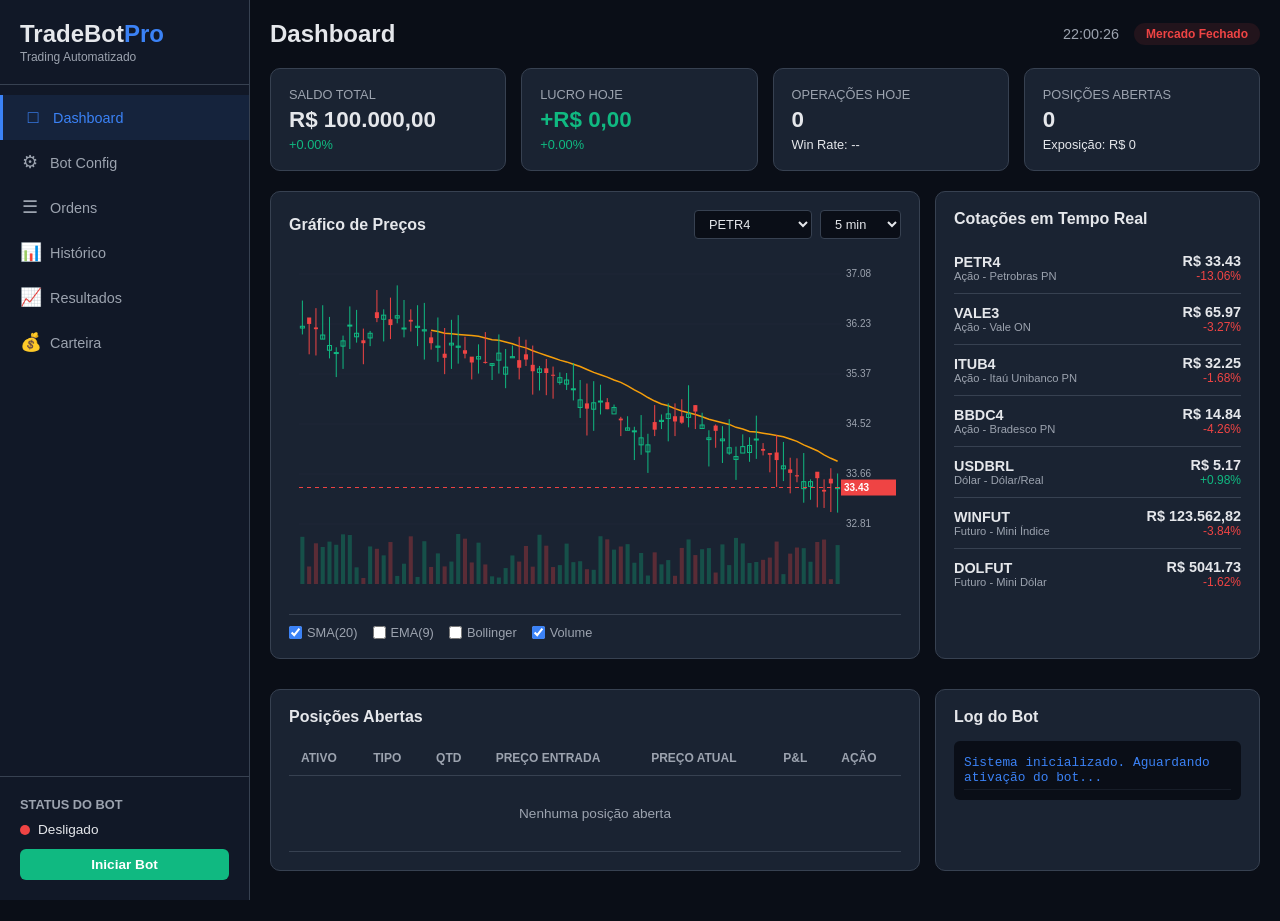
<file: index.html>
<!DOCTYPE html>
<html lang="pt-BR">
<head>
    <meta charset="UTF-8">
    <meta name="viewport" content="width=device-width, initial-scale=1.0">
    <title>TradeBot Pro - Plataforma de Trading Automatizado</title>
    <link rel="stylesheet" href="css/styles.css">
    <link rel="stylesheet" href="css/dashboard.css">
    <link rel="stylesheet" href="css/chart.css">
</head>
<body>
    <nav class="sidebar">
        <div class="sidebar-header">
            <h1 class="logo">TradeBot<span>Pro</span></h1>
            <p class="logo-sub">Trading Automatizado</p>
        </div>
        <ul class="nav-menu">
            <li class="nav-item active" data-section="dashboard">
                <span class="nav-icon">&#9633;</span> Dashboard
            </li>
            <li class="nav-item" data-section="bot">
                <span class="nav-icon">&#9881;</span> Bot Config
            </li>
            <li class="nav-item" data-section="orders">
                <span class="nav-icon">&#9776;</span> Ordens
            </li>
            <li class="nav-item" data-section="history">
                <span class="nav-icon">&#128202;</span> Histórico
            </li>
            <li class="nav-item" data-section="results">
                <span class="nav-icon">&#128200;</span> Resultados
            </li>
            <li class="nav-item" data-section="wallet">
                <span class="nav-icon">&#128176;</span> Carteira
            </li>
        </ul>
        <div class="bot-status-panel">
            <h3>Status do Bot</h3>
            <div class="bot-indicator" id="botIndicator">
                <span class="dot offline"></span>
                <span class="status-text">Desligado</span>
            </div>
            <button class="btn btn-start" id="btnToggleBot">Iniciar Bot</button>
        </div>
    </nav>

    <main class="main-content">
        <!-- Dashboard Section -->
        <section class="section active" id="section-dashboard">
            <header class="section-header">
                <h2>Dashboard</h2>
                <div class="header-actions">
                    <span class="clock" id="clock"></span>
                    <span class="market-status" id="marketStatus">Mercado Fechado</span>
                </div>
            </header>

            <div class="stats-grid">
                <div class="stat-card">
                    <p class="stat-label">Saldo Total</p>
                    <p class="stat-value" id="totalBalance">R$ 100.000,00</p>
                    <p class="stat-change positive" id="balanceChange">+0,00%</p>
                </div>
                <div class="stat-card">
                    <p class="stat-label">Lucro Hoje</p>
                    <p class="stat-value" id="todayProfit">R$ 0,00</p>
                    <p class="stat-change" id="profitChange">0,00%</p>
                </div>
                <div class="stat-card">
                    <p class="stat-label">Operações Hoje</p>
                    <p class="stat-value" id="todayTrades">0</p>
                    <p class="stat-change" id="winRate">Win Rate: --</p>
                </div>
                <div class="stat-card">
                    <p class="stat-label">Posições Abertas</p>
                    <p class="stat-value" id="openPositions">0</p>
                    <p class="stat-change" id="exposure">Exposição: R$ 0</p>
                </div>
            </div>

            <div class="dashboard-grid">
                <div class="card chart-card">
                    <div class="card-header">
                        <h3>Gráfico de Preços</h3>
                        <div class="chart-controls">
                            <select id="chartAsset">
                                <option value="PETR4">PETR4</option>
                                <option value="VALE3">VALE3</option>
                                <option value="ITUB4">ITUB4</option>
                                <option value="BBDC4">BBDC4</option>
                                <option value="USDBRL">USD/BRL</option>
                                <option value="WINFUT">WIN (Futuro)</option>
                                <option value="DOLFUT">DOL (Futuro)</option>
                            </select>
                            <select id="chartTimeframe">
                                <option value="1m">1 min</option>
                                <option value="5m" selected>5 min</option>
                                <option value="15m">15 min</option>
                                <option value="1h">1 hora</option>
                                <option value="1d">Diário</option>
                            </select>
                        </div>
                    </div>
                    <div class="chart-container">
                        <canvas id="priceChart"></canvas>
                    </div>
                    <div class="chart-indicators">
                        <label><input type="checkbox" id="showSMA" checked> SMA(20)</label>
                        <label><input type="checkbox" id="showEMA"> EMA(9)</label>
                        <label><input type="checkbox" id="showBollinger"> Bollinger</label>
                        <label><input type="checkbox" id="showVolume" checked> Volume</label>
                    </div>
                </div>

                <div class="card market-card">
                    <div class="card-header">
                        <h3>Cotações em Tempo Real</h3>
                    </div>
                    <div class="market-list" id="marketList">
                        <!-- Populated by JS -->
                    </div>
                </div>
            </div>

            <div class="dashboard-grid">
                <div class="card">
                    <div class="card-header">
                        <h3>Posições Abertas</h3>
                    </div>
                    <table class="data-table">
                        <thead>
                            <tr>
                                <th>Ativo</th>
                                <th>Tipo</th>
                                <th>Qtd</th>
                                <th>Preço Entrada</th>
                                <th>Preço Atual</th>
                                <th>P&L</th>
                                <th>Ação</th>
                            </tr>
                        </thead>
                        <tbody id="positionsTable">
                            <tr class="empty-row"><td colspan="7">Nenhuma posição aberta</td></tr>
                        </tbody>
                    </table>
                </div>

                <div class="card">
                    <div class="card-header">
                        <h3>Log do Bot</h3>
                    </div>
                    <div class="bot-log" id="botLog">
                        <div class="log-entry info">Sistema inicializado. Aguardando ativação do bot...</div>
                    </div>
                </div>
            </div>
        </section>

        <!-- Bot Config Section -->
        <section class="section" id="section-bot">
            <header class="section-header">
                <h2>Configuração do Bot</h2>
            </header>

            <div class="config-grid">
                <div class="card">
                    <div class="card-header"><h3>Estratégia de Trading</h3></div>
                    <div class="form-group">
                        <label>Estratégia Principal</label>
                        <select id="strategy">
                            <option value="sma_crossover">Cruzamento de Médias (SMA)</option>
                            <option value="rsi_reversal">Reversão por RSI</option>
                            <option value="bollinger_breakout">Rompimento de Bollinger</option>
                            <option value="macd_signal">Sinal MACD</option>
                            <option value="scalping">Scalping (Momentum)</option>
                        </select>
                    </div>
                    <div class="form-group">
                        <label>Ativos Monitorados</label>
                        <div class="checkbox-group" id="watchedAssets">
                            <label><input type="checkbox" value="PETR4" checked> PETR4</label>
                            <label><input type="checkbox" value="VALE3" checked> VALE3</label>
                            <label><input type="checkbox" value="ITUB4"> ITUB4</label>
                            <label><input type="checkbox" value="BBDC4"> BBDC4</label>
                            <label><input type="checkbox" value="USDBRL" checked> USD/BRL</label>
                            <label><input type="checkbox" value="WINFUT"> WIN Futuro</label>
                            <label><input type="checkbox" value="DOLFUT"> DOL Futuro</label>
                        </div>
                    </div>
                    <div class="form-group">
                        <label>Mercados</label>
                        <div class="checkbox-group" id="markets">
                            <label><input type="checkbox" value="acoes" checked> Ações</label>
                            <label><input type="checkbox" value="opcoes"> Opções</label>
                            <label><input type="checkbox" value="dolar" checked> Dólar</label>
                            <label><input type="checkbox" value="futuros"> Futuros</label>
                        </div>
                    </div>
                </div>

                <div class="card">
                    <div class="card-header"><h3>Gerenciamento de Risco</h3></div>
                    <div class="form-group">
                        <label>Capital por Operação (%)</label>
                        <input type="number" id="capitalPerTrade" value="5" min="1" max="100">
                    </div>
                    <div class="form-group">
                        <label>Stop Loss (%)</label>
                        <input type="number" id="stopLoss" value="2" min="0.1" max="50" step="0.1">
                    </div>
                    <div class="form-group">
                        <label>Take Profit (%)</label>
                        <input type="number" id="takeProfit" value="4" min="0.1" max="100" step="0.1">
                    </div>
                    <div class="form-group">
                        <label>Máximo de Operações por Dia</label>
                        <input type="number" id="maxDailyTrades" value="10" min="1" max="100">
                    </div>
                    <div class="form-group">
                        <label>Perda Máxima Diária (R$)</label>
                        <input type="number" id="maxDailyLoss" value="2000" min="100" step="100">
                    </div>
                    <div class="form-group">
                        <label>Trailing Stop</label>
                        <select id="trailingStop">
                            <option value="none">Desativado</option>
                            <option value="fixed">Fixo (1%)</option>
                            <option value="atr">Baseado em ATR</option>
                        </select>
                    </div>
                </div>

                <div class="card">
                    <div class="card-header"><h3>Parâmetros Técnicos</h3></div>
                    <div class="form-group">
                        <label>Período SMA Curta</label>
                        <input type="number" id="smaShort" value="9" min="2" max="50">
                    </div>
                    <div class="form-group">
                        <label>Período SMA Longa</label>
                        <input type="number" id="smaLong" value="21" min="5" max="200">
                    </div>
                    <div class="form-group">
                        <label>Período RSI</label>
                        <input type="number" id="rsiPeriod" value="14" min="2" max="50">
                    </div>
                    <div class="form-group">
                        <label>RSI Sobrecomprado</label>
                        <input type="number" id="rsiOverbought" value="70" min="50" max="95">
                    </div>
                    <div class="form-group">
                        <label>RSI Sobrevendido</label>
                        <input type="number" id="rsiOversold" value="30" min="5" max="50">
                    </div>
                    <div class="form-group">
                        <button class="btn btn-primary" id="btnSaveConfig">Salvar Configurações</button>
                        <button class="btn btn-secondary" id="btnResetConfig">Resetar Padrões</button>
                    </div>
                </div>
            </div>
        </section>

        <!-- Orders Section -->
        <section class="section" id="section-orders">
            <header class="section-header">
                <h2>Ordens</h2>
                <button class="btn btn-primary" id="btnNewOrder">Nova Ordem Manual</button>
            </header>

            <div class="card">
                <div class="card-header"><h3>Ordens Pendentes</h3></div>
                <table class="data-table">
                    <thead>
                        <tr>
                            <th>ID</th>
                            <th>Ativo</th>
                            <th>Tipo</th>
                            <th>Lado</th>
                            <th>Quantidade</th>
                            <th>Preço</th>
                            <th>Status</th>
                            <th>Ação</th>
                        </tr>
                    </thead>
                    <tbody id="pendingOrders">
                        <tr class="empty-row"><td colspan="8">Nenhuma ordem pendente</td></tr>
                    </tbody>
                </table>
            </div>

            <div class="card">
                <div class="card-header"><h3>Ordens Executadas Hoje</h3></div>
                <table class="data-table">
                    <thead>
                        <tr>
                            <th>ID</th>
                            <th>Hora</th>
                            <th>Ativo</th>
                            <th>Lado</th>
                            <th>Quantidade</th>
                            <th>Preço</th>
                            <th>Resultado</th>
                        </tr>
                    </thead>
                    <tbody id="executedOrders">
                        <tr class="empty-row"><td colspan="7">Nenhuma ordem executada hoje</td></tr>
                    </tbody>
                </table>
            </div>

            <!-- Manual Order Modal -->
            <div class="modal" id="orderModal">
                <div class="modal-content">
                    <div class="modal-header">
                        <h3>Nova Ordem Manual</h3>
                        <button class="modal-close" id="closeOrderModal">&times;</button>
                    </div>
                    <div class="form-group">
                        <label>Ativo</label>
                        <select id="orderAsset">
                            <option value="PETR4">PETR4</option>
                            <option value="VALE3">VALE3</option>
                            <option value="ITUB4">ITUB4</option>
                            <option value="BBDC4">BBDC4</option>
                            <option value="USDBRL">USD/BRL</option>
                            <option value="WINFUT">WIN Futuro</option>
                            <option value="DOLFUT">DOL Futuro</option>
                        </select>
                    </div>
                    <div class="form-group">
                        <label>Lado</label>
                        <select id="orderSide">
                            <option value="buy">Compra</option>
                            <option value="sell">Venda</option>
                        </select>
                    </div>
                    <div class="form-group">
                        <label>Tipo</label>
                        <select id="orderType">
                            <option value="market">A Mercado</option>
                            <option value="limit">Limitada</option>
                            <option value="stop">Stop</option>
                        </select>
                    </div>
                    <div class="form-group">
                        <label>Quantidade</label>
                        <input type="number" id="orderQty" value="100" min="1">
                    </div>
                    <div class="form-group" id="orderPriceGroup">
                        <label>Preço</label>
                        <input type="number" id="orderPrice" step="0.01">
                    </div>
                    <button class="btn btn-primary" id="btnSubmitOrder">Enviar Ordem</button>
                </div>
            </div>
        </section>

        <!-- History Section -->
        <section class="section" id="section-history">
            <header class="section-header">
                <h2>Histórico de Operações</h2>
                <div class="header-actions">
                    <select id="historyPeriod">
                        <option value="today">Hoje</option>
                        <option value="week">Última Semana</option>
                        <option value="month" selected>Último Mês</option>
                        <option value="all">Todo Período</option>
                    </select>
                </div>
            </header>

            <div class="stats-grid">
                <div class="stat-card">
                    <p class="stat-label">Total de Operações</p>
                    <p class="stat-value" id="histTotalTrades">0</p>
                </div>
                <div class="stat-card">
                    <p class="stat-label">Lucro Total</p>
                    <p class="stat-value" id="histTotalProfit">R$ 0,00</p>
                </div>
                <div class="stat-card">
                    <p class="stat-label">Win Rate</p>
                    <p class="stat-value" id="histWinRate">--</p>
                </div>
                <div class="stat-card">
                    <p class="stat-label">Sharpe Ratio</p>
                    <p class="stat-value" id="histSharpe">--</p>
                </div>
            </div>

            <div class="card">
                <div class="card-header"><h3>Curva de Equity</h3></div>
                <div class="chart-container">
                    <canvas id="equityChart"></canvas>
                </div>
            </div>

            <div class="card">
                <div class="card-header"><h3>Todas as Operações</h3></div>
                <table class="data-table">
                    <thead>
                        <tr>
                            <th>Data</th>
                            <th>Ativo</th>
                            <th>Lado</th>
                            <th>Entrada</th>
                            <th>Saída</th>
                            <th>Qtd</th>
                            <th>P&L</th>
                            <th>Estratégia</th>
                        </tr>
                    </thead>
                    <tbody id="historyTable">
                        <tr class="empty-row"><td colspan="8">Nenhuma operação registrada</td></tr>
                    </tbody>
                </table>
            </div>
        </section>

        <!-- Results Section -->
        <section class="section" id="section-results">
            <header class="section-header">
                <h2>Resultados por Trade</h2>
                <div class="header-actions">
                    <select id="resultsFilter">
                        <option value="all">Todos</option>
                        <option value="wins">Somente Ganhos</option>
                        <option value="losses">Somente Perdas</option>
                    </select>
                    <select id="resultsAssetFilter">
                        <option value="all">Todos os Ativos</option>
                        <option value="PETR4">PETR4</option>
                        <option value="VALE3">VALE3</option>
                        <option value="ITUB4">ITUB4</option>
                        <option value="BBDC4">BBDC4</option>
                        <option value="USDBRL">USD/BRL</option>
                        <option value="WINFUT">WIN</option>
                        <option value="DOLFUT">DOL</option>
                    </select>
                </div>
            </header>

            <div class="stats-grid">
                <div class="stat-card">
                    <p class="stat-label">Total de Trades</p>
                    <p class="stat-value" id="resTotalTrades">0</p>
                    <p class="stat-change" id="resWinLoss">0 ganhos / 0 perdas</p>
                </div>
                <div class="stat-card">
                    <p class="stat-label">Resultado Líquido</p>
                    <p class="stat-value" id="resNetProfit">R$ 0,00</p>
                    <p class="stat-change" id="resProfitFactor">Fator de Lucro: --</p>
                </div>
                <div class="stat-card">
                    <p class="stat-label">Melhor Trade</p>
                    <p class="stat-value pl-positive" id="resBestTrade">--</p>
                    <p class="stat-change" id="resBestTradeInfo">--</p>
                </div>
                <div class="stat-card">
                    <p class="stat-label">Pior Trade</p>
                    <p class="stat-value pl-negative" id="resWorstTrade">--</p>
                    <p class="stat-change" id="resWorstTradeInfo">--</p>
                </div>
            </div>

            <div class="stats-grid" style="margin-top: 0;">
                <div class="stat-card">
                    <p class="stat-label">Ganho Médio</p>
                    <p class="stat-value pl-positive" id="resAvgWin">--</p>
                </div>
                <div class="stat-card">
                    <p class="stat-label">Perda Média</p>
                    <p class="stat-value pl-negative" id="resAvgLoss">--</p>
                </div>
                <div class="stat-card">
                    <p class="stat-label">Maior Sequência de Ganhos</p>
                    <p class="stat-value" id="resWinStreak">0</p>
                </div>
                <div class="stat-card">
                    <p class="stat-label">Maior Sequência de Perdas</p>
                    <p class="stat-value" id="resLossStreak">0</p>
                </div>
            </div>

            <div class="card">
                <div class="card-header"><h3>P&L por Trade</h3></div>
                <div class="chart-container">
                    <canvas id="tradePnlChart"></canvas>
                </div>
            </div>

            <div class="card">
                <div class="card-header"><h3>Detalhamento dos Trades</h3></div>
                <table class="data-table">
                    <thead>
                        <tr>
                            <th>#</th>
                            <th>Data/Hora</th>
                            <th>Ativo</th>
                            <th>Lado</th>
                            <th>Entrada</th>
                            <th>Saída</th>
                            <th>Qtd</th>
                            <th>P&L (R$)</th>
                            <th>P&L (%)</th>
                            <th>Motivo</th>
                            <th>Estratégia</th>
                        </tr>
                    </thead>
                    <tbody id="resultsTable">
                        <tr class="empty-row"><td colspan="11">Nenhum trade finalizado ainda</td></tr>
                    </tbody>
                </table>
            </div>
        </section>

        <!-- Wallet Section -->
        <section class="section" id="section-wallet">
            <header class="section-header">
                <h2>Carteira</h2>
            </header>

            <div class="stats-grid">
                <div class="stat-card">
                    <p class="stat-label">Saldo Disponível</p>
                    <p class="stat-value" id="availableBalance">R$ 100.000,00</p>
                </div>
                <div class="stat-card">
                    <p class="stat-label">Em Posições</p>
                    <p class="stat-value" id="inPositions">R$ 0,00</p>
                </div>
                <div class="stat-card">
                    <p class="stat-label">Patrimônio Total</p>
                    <p class="stat-value" id="totalEquity">R$ 100.000,00</p>
                </div>
                <div class="stat-card">
                    <p class="stat-label">Retorno Total</p>
                    <p class="stat-value" id="totalReturn">0,00%</p>
                </div>
            </div>

            <div class="dashboard-grid">
                <div class="card">
                    <div class="card-header"><h3>Distribuição da Carteira</h3></div>
                    <div class="chart-container">
                        <canvas id="portfolioChart"></canvas>
                    </div>
                </div>
                <div class="card">
                    <div class="card-header"><h3>Ativos em Carteira</h3></div>
                    <table class="data-table">
                        <thead>
                            <tr>
                                <th>Ativo</th>
                                <th>Quantidade</th>
                                <th>Preço Médio</th>
                                <th>Valor Atual</th>
                                <th>P&L</th>
                            </tr>
                        </thead>
                        <tbody id="walletAssets">
                            <tr class="empty-row"><td colspan="5">Nenhum ativo em carteira</td></tr>
                        </tbody>
                    </table>
                </div>
            </div>
        </section>
    </main>

    <script src="js/market-data.js"></script>
    <script src="js/indicators.js"></script>
    <script src="js/chart.js"></script>
    <script src="js/trading-bot.js"></script>
    <script src="js/app.js"></script>
</body>
</html>
</file>
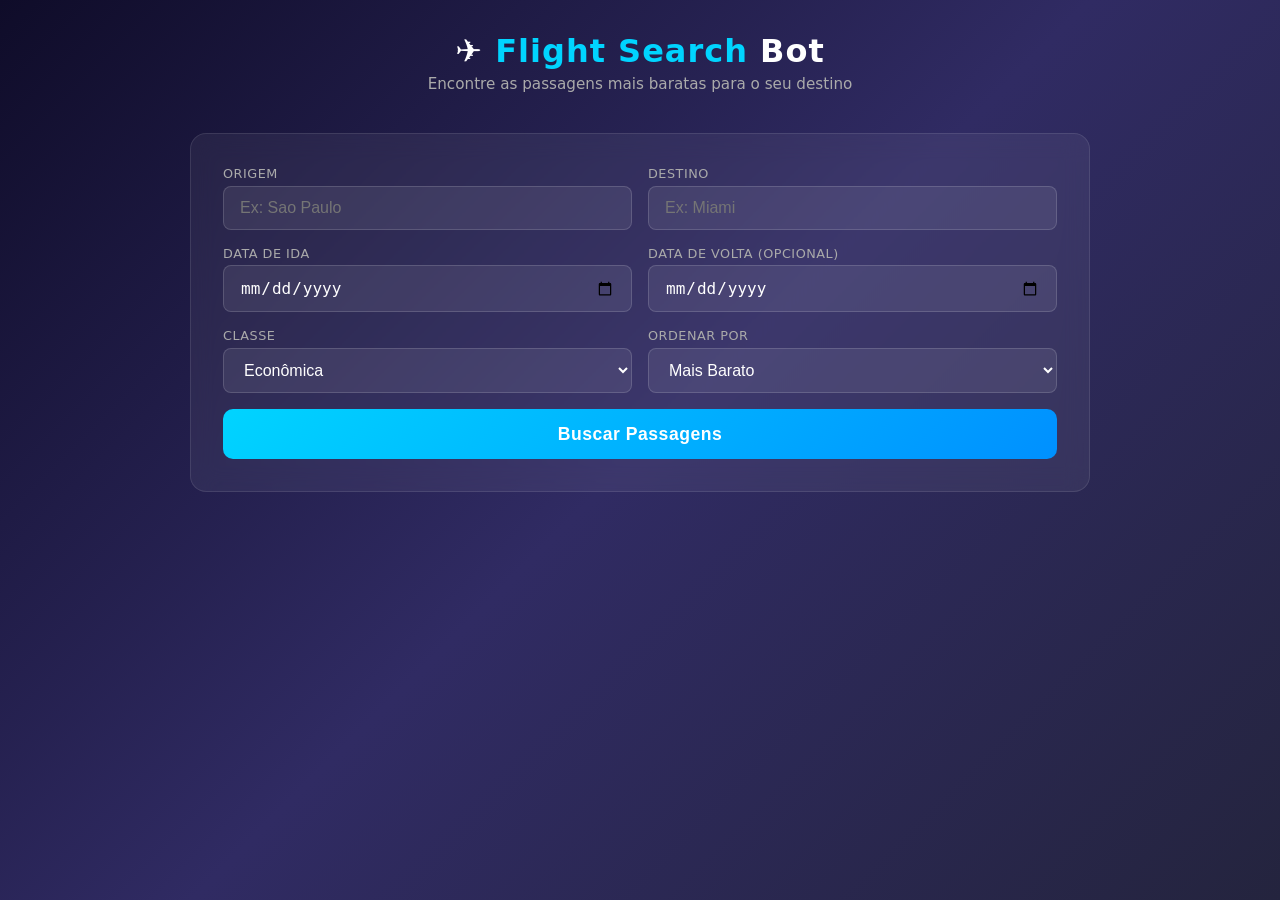
<file: templates/index.html>
<!DOCTYPE html>
<html lang="pt-BR">
<head>
    <meta charset="UTF-8">
    <meta name="viewport" content="width=device-width, initial-scale=1.0">
    <title>Flight Search Bot - Passagens Baratas</title>
    <style>
        * { margin: 0; padding: 0; box-sizing: border-box; }

        body {
            font-family: 'Segoe UI', system-ui, -apple-system, sans-serif;
            background: linear-gradient(135deg, #0f0c29, #302b63, #24243e);
            min-height: 100vh;
            color: #e0e0e0;
        }

        header {
            text-align: center;
            padding: 2rem 1rem 1rem;
        }

        header h1 {
            font-size: 2rem;
            color: #fff;
            letter-spacing: 1px;
        }

        header h1 span { color: #00d4ff; }

        header p {
            color: #aaa;
            margin-top: 0.3rem;
            font-size: 0.95rem;
        }

        .search-panel {
            max-width: 900px;
            margin: 1.5rem auto;
            background: rgba(255,255,255,0.06);
            backdrop-filter: blur(12px);
            border: 1px solid rgba(255,255,255,0.1);
            border-radius: 16px;
            padding: 2rem;
        }

        .row {
            display: flex;
            gap: 1rem;
            flex-wrap: wrap;
            margin-bottom: 1rem;
        }

        .field {
            flex: 1;
            min-width: 200px;
            position: relative;
        }

        .field label {
            display: block;
            font-size: 0.8rem;
            color: #aaa;
            margin-bottom: 0.3rem;
            text-transform: uppercase;
            letter-spacing: 0.5px;
        }

        .field input, .field select {
            width: 100%;
            padding: 0.75rem 1rem;
            border: 1px solid rgba(255,255,255,0.15);
            border-radius: 8px;
            background: rgba(255,255,255,0.08);
            color: #fff;
            font-size: 1rem;
            transition: border-color 0.2s;
        }

        .field input:focus, .field select:focus {
            outline: none;
            border-color: #00d4ff;
        }

        .field select option { background: #1e1e2f; color: #fff; }

        .autocomplete-list {
            position: absolute;
            top: 100%;
            left: 0;
            right: 0;
            background: #1e1e2f;
            border: 1px solid rgba(255,255,255,0.15);
            border-radius: 8px;
            margin-top: 4px;
            max-height: 220px;
            overflow-y: auto;
            z-index: 100;
            display: none;
        }

        .autocomplete-list.active { display: block; }

        .autocomplete-item {
            padding: 0.7rem 1rem;
            cursor: pointer;
            border-bottom: 1px solid rgba(255,255,255,0.05);
            transition: background 0.15s;
        }

        .autocomplete-item:hover { background: rgba(0,212,255,0.1); }

        .autocomplete-item .ap-name {
            font-weight: 600;
            color: #fff;
        }

        .autocomplete-item .ap-sub {
            font-size: 0.8rem;
            color: #888;
        }

        .btn-search {
            width: 100%;
            padding: 0.9rem;
            background: linear-gradient(135deg, #00d4ff, #0090ff);
            border: none;
            border-radius: 10px;
            color: #fff;
            font-size: 1.1rem;
            font-weight: 700;
            cursor: pointer;
            transition: opacity 0.2s, transform 0.1s;
            letter-spacing: 0.5px;
        }

        .btn-search:hover { opacity: 0.9; }
        .btn-search:active { transform: scale(0.99); }
        .btn-search:disabled { opacity: 0.5; cursor: not-allowed; }

        .results-area {
            max-width: 900px;
            margin: 1.5rem auto 3rem;
            padding: 0 1rem;
        }

        .results-header {
            display: flex;
            justify-content: space-between;
            align-items: center;
            margin-bottom: 1rem;
        }

        .results-header h2 { font-size: 1.3rem; color: #fff; }
        .results-header span { color: #aaa; font-size: 0.9rem; }

        .spinner {
            text-align: center;
            padding: 3rem;
            color: #aaa;
            display: none;
        }

        .spinner.active { display: block; }

        .spinner .dot {
            display: inline-block;
            width: 12px; height: 12px;
            background: #00d4ff;
            border-radius: 50%;
            margin: 0 4px;
            animation: bounce 1.2s infinite ease-in-out;
        }

        .spinner .dot:nth-child(2) { animation-delay: 0.2s; }
        .spinner .dot:nth-child(3) { animation-delay: 0.4s; }

        @keyframes bounce {
            0%, 80%, 100% { transform: scale(0.6); opacity: 0.4; }
            40% { transform: scale(1); opacity: 1; }
        }

        .flight-card {
            background: rgba(255,255,255,0.06);
            border: 1px solid rgba(255,255,255,0.08);
            border-radius: 12px;
            padding: 1.2rem 1.5rem;
            margin-bottom: 0.8rem;
            display: flex;
            align-items: center;
            gap: 1.2rem;
            transition: border-color 0.2s, transform 0.15s;
        }

        .flight-card:hover {
            border-color: rgba(0,212,255,0.3);
            transform: translateY(-1px);
        }

        .flight-airline {
            min-width: 90px;
            text-align: center;
        }

        .flight-airline img {
            width: 36px; height: 36px;
            border-radius: 6px;
            background: #fff;
            object-fit: contain;
        }

        .flight-airline .name {
            font-size: 0.75rem;
            color: #aaa;
            margin-top: 0.3rem;
            white-space: nowrap;
            overflow: hidden;
            text-overflow: ellipsis;
            max-width: 90px;
        }

        .flight-times {
            flex: 1;
            display: flex;
            align-items: center;
            gap: 1rem;
        }

        .flight-time {
            text-align: center;
        }

        .flight-time .time {
            font-size: 1.3rem;
            font-weight: 700;
            color: #fff;
        }

        .flight-time .code {
            font-size: 0.75rem;
            color: #888;
        }

        .flight-line {
            flex: 1;
            text-align: center;
            position: relative;
        }

        .flight-line .duration {
            font-size: 0.8rem;
            color: #aaa;
        }

        .flight-line .line {
            height: 2px;
            background: linear-gradient(90deg, rgba(0,212,255,0.3), rgba(0,212,255,0.8), rgba(0,212,255,0.3));
            margin: 4px 0;
            border-radius: 2px;
        }

        .flight-line .stops {
            font-size: 0.75rem;
            color: #00d4ff;
        }

        .flight-line .stops.direct { color: #4caf50; }

        .flight-price {
            min-width: 120px;
            text-align: right;
        }

        .flight-price .price {
            font-size: 1.4rem;
            font-weight: 700;
            color: #00d4ff;
        }

        .no-results {
            text-align: center;
            padding: 3rem;
            color: #888;
        }

        .error-msg {
            text-align: center;
            padding: 1.5rem;
            background: rgba(255,60,60,0.1);
            border: 1px solid rgba(255,60,60,0.2);
            border-radius: 10px;
            color: #ff6b6b;
        }

        @media (max-width: 600px) {
            .flight-card { flex-direction: column; text-align: center; padding: 1rem; }
            .flight-times { flex-direction: column; }
            .flight-price { min-width: auto; text-align: center; }
            .field { min-width: 100%; }
        }
    </style>
</head>
<body>
    <header>
        <h1>&#9992; <span>Flight Search</span> Bot</h1>
        <p>Encontre as passagens mais baratas para o seu destino</p>
    </header>

    <div class="search-panel">
        <div class="row">
            <div class="field">
                <label>Origem</label>
                <input type="text" id="origin" placeholder="Ex: Sao Paulo" autocomplete="off">
                <div class="autocomplete-list" id="origin-list"></div>
            </div>
            <div class="field">
                <label>Destino</label>
                <input type="text" id="destination" placeholder="Ex: Miami" autocomplete="off">
                <div class="autocomplete-list" id="dest-list"></div>
            </div>
        </div>
        <div class="row">
            <div class="field">
                <label>Data de Ida</label>
                <input type="date" id="dep-date">
            </div>
            <div class="field">
                <label>Data de Volta (opcional)</label>
                <input type="date" id="ret-date">
            </div>
        </div>
        <div class="row">
            <div class="field">
                <label>Classe</label>
                <select id="cabin">
                    <option value="economy">Econ&ocirc;mica</option>
                    <option value="premium_economy">Premium Economy</option>
                    <option value="business">Executiva</option>
                    <option value="first">Primeira Classe</option>
                </select>
            </div>
            <div class="field">
                <label>Ordenar por</label>
                <select id="sort">
                    <option value="price_low">Mais Barato</option>
                    <option value="best">Melhor Oferta</option>
                    <option value="fastest">Mais R&aacute;pido</option>
                </select>
            </div>
        </div>
        <button class="btn-search" id="btn-search" onclick="searchFlights()">Buscar Passagens</button>
    </div>

    <div class="results-area" id="results-area" style="display:none;">
        <div class="results-header">
            <h2>Resultados</h2>
            <span id="results-count"></span>
        </div>
        <div id="results-list"></div>
    </div>

    <div class="spinner" id="spinner">
        <div class="dot"></div><div class="dot"></div><div class="dot"></div>
        <p style="margin-top:1rem;">Buscando as melhores ofertas...</p>
    </div>

    <script>
        // State for selected airports
        const selected = {
            origin: { skyId: '', entityId: '' },
            dest: { skyId: '', entityId: '' },
        };

        let debounceTimer = null;

        // Autocomplete setup
        function setupAutocomplete(inputId, listId, target) {
            const input = document.getElementById(inputId);
            const list = document.getElementById(listId);

            input.addEventListener('input', () => {
                clearTimeout(debounceTimer);
                const q = input.value.trim();
                if (q.length < 2) { list.classList.remove('active'); return; }
                debounceTimer = setTimeout(() => fetchAirports(q, list, target), 350);
            });

            input.addEventListener('blur', () => {
                setTimeout(() => list.classList.remove('active'), 200);
            });

            input.addEventListener('focus', () => {
                if (list.children.length > 0) list.classList.add('active');
            });
        }

        async function fetchAirports(query, listEl, target) {
            try {
                const resp = await fetch(`/api/airports?q=${encodeURIComponent(query)}`);
                const data = await resp.json();
                if (data.error) { listEl.classList.remove('active'); return; }
                listEl.innerHTML = '';
                data.forEach(ap => {
                    const div = document.createElement('div');
                    div.className = 'autocomplete-item';
                    div.innerHTML = `<div class="ap-name">${ap.name} (${ap.skyId})</div><div class="ap-sub">${ap.subtitle}</div>`;
                    div.addEventListener('mousedown', (e) => {
                        e.preventDefault();
                        selected[target].skyId = ap.skyId;
                        selected[target].entityId = ap.entityId;
                        const inputId = target === 'origin' ? 'origin' : 'destination';
                        document.getElementById(inputId).value = `${ap.name} (${ap.skyId})`;
                        listEl.classList.remove('active');
                    });
                    listEl.appendChild(div);
                });
                if (data.length > 0) listEl.classList.add('active');
            } catch (e) {
                console.error(e);
            }
        }

        setupAutocomplete('origin', 'origin-list', 'origin');
        setupAutocomplete('destination', 'dest-list', 'dest');

        // Set min date to today
        const today = new Date().toISOString().split('T')[0];
        document.getElementById('dep-date').min = today;
        document.getElementById('ret-date').min = today;

        async function searchFlights() {
            const depDate = document.getElementById('dep-date').value;
            const retDate = document.getElementById('ret-date').value;
            const cabin = document.getElementById('cabin').value;
            const sortBy = document.getElementById('sort').value;

            if (!selected.origin.skyId) { alert('Selecione o aeroporto de origem da lista.'); return; }
            if (!selected.dest.skyId) { alert('Selecione o aeroporto de destino da lista.'); return; }
            if (!depDate) { alert('Informe a data de ida.'); return; }

            const btn = document.getElementById('btn-search');
            const spinner = document.getElementById('spinner');
            const resultsArea = document.getElementById('results-area');

            btn.disabled = true;
            spinner.classList.add('active');
            resultsArea.style.display = 'none';

            const params = new URLSearchParams({
                originSkyId: selected.origin.skyId,
                originEntityId: selected.origin.entityId,
                destSkyId: selected.dest.skyId,
                destEntityId: selected.dest.entityId,
                date: depDate,
                cabin: cabin,
                sortBy: sortBy,
            });
            if (retDate) params.set('returnDate', retDate);

            try {
                const resp = await fetch(`/api/flights?${params}`);
                const data = await resp.json();

                spinner.classList.remove('active');
                btn.disabled = false;

                const list = document.getElementById('results-list');
                list.innerHTML = '';

                if (data.error) {
                    list.innerHTML = `<div class="error-msg">${data.error}</div>`;
                    resultsArea.style.display = 'block';
                    return;
                }

                const flights = data.flights || [];
                document.getElementById('results-count').textContent = `${flights.length} voo(s) encontrado(s)`;

                if (flights.length === 0) {
                    list.innerHTML = '<div class="no-results">Nenhum voo encontrado para esta rota e data.</div>';
                    resultsArea.style.display = 'block';
                    return;
                }

                flights.forEach(f => {
                    const depTime = formatTime(f.departure);
                    const arrTime = formatTime(f.arrival);
                    const depCode = f.origin.match(/\((\w+)\)/)?.[1] || '';
                    const arrCode = f.destination.match(/\((\w+)\)/)?.[1] || '';
                    const h = Math.floor(f.duration / 60);
                    const m = f.duration % 60;
                    const durStr = `${h}h${m.toString().padStart(2, '0')}m`;
                    const stopsStr = f.stops === 0 ? 'Direto' : `${f.stops} parada(s)`;
                    const stopsClass = f.stops === 0 ? 'stops direct' : 'stops';
                    const logoHtml = f.logo
                        ? `<img src="${f.logo}" alt="${f.airline}">`
                        : `<div style="width:36px;height:36px;background:#333;border-radius:6px;"></div>`;

                    const card = document.createElement('div');
                    card.className = 'flight-card';
                    card.innerHTML = `
                        <div class="flight-airline">
                            ${logoHtml}
                            <div class="name">${f.airline}</div>
                        </div>
                        <div class="flight-times">
                            <div class="flight-time">
                                <div class="time">${depTime}</div>
                                <div class="code">${depCode}</div>
                            </div>
                            <div class="flight-line">
                                <div class="duration">${durStr}</div>
                                <div class="line"></div>
                                <div class="${stopsClass}">${stopsStr}</div>
                            </div>
                            <div class="flight-time">
                                <div class="time">${arrTime}</div>
                                <div class="code">${arrCode}</div>
                            </div>
                        </div>
                        <div class="flight-price">
                            <div class="price">${f.price}</div>
                        </div>
                    `;
                    list.appendChild(card);
                });

                resultsArea.style.display = 'block';
                resultsArea.scrollIntoView({ behavior: 'smooth' });
            } catch (e) {
                spinner.classList.remove('active');
                btn.disabled = false;
                document.getElementById('results-list').innerHTML = `<div class="error-msg">Erro de conexao: ${e.message}</div>`;
                document.getElementById('results-area').style.display = 'block';
            }
        }

        function formatTime(iso) {
            if (!iso) return '--:--';
            const d = new Date(iso);
            return d.toLocaleTimeString('pt-BR', { hour: '2-digit', minute: '2-digit' });
        }
    </script>
</body>
</html>
</file>
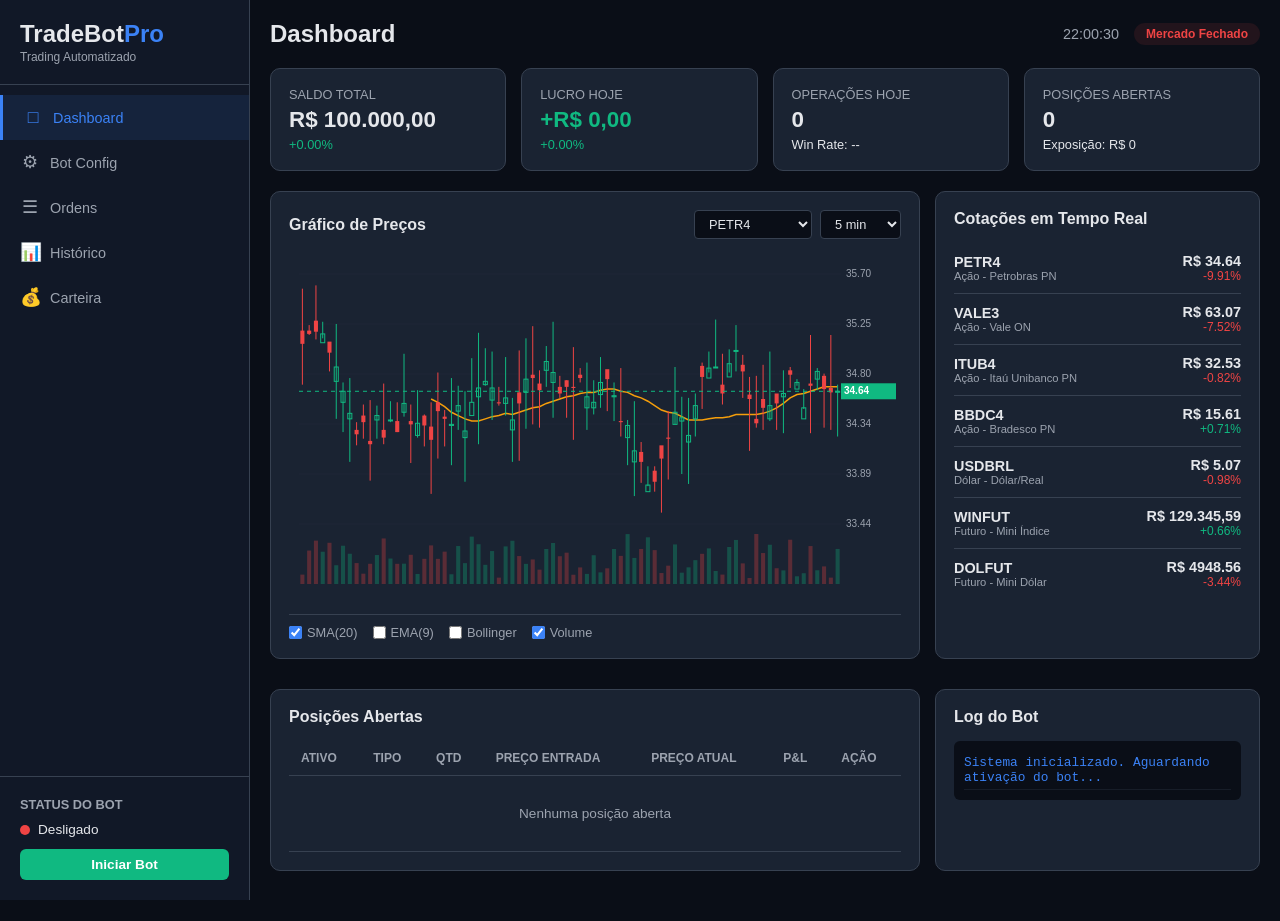
<file: tradebot-pro.html>
<!DOCTYPE html>
<html lang="pt-BR">
<head>
    <meta charset="UTF-8">
    <meta name="viewport" content="width=device-width, initial-scale=1.0">
    <title>TradeBot Pro - Plataforma de Trading Automatizado</title>
    <style>
* {
    margin: 0;
    padding: 0;
    box-sizing: border-box;
}

:root {
    --bg-primary: #0a0e17;
    --bg-secondary: #111827;
    --bg-card: #1a2332;
    --bg-hover: #243044;
    --text-primary: #e5e7eb;
    --text-secondary: #9ca3af;
    --accent-primary: #3b82f6;
    --accent-hover: #2563eb;
    --green: #10b981;
    --green-bg: rgba(16, 185, 129, 0.1);
    --red: #ef4444;
    --red-bg: rgba(239, 68, 68, 0.1);
    --yellow: #f59e0b;
    --yellow-bg: rgba(245, 158, 11, 0.1);
    --border: #374151;
    --sidebar-width: 250px;
}

body {
    font-family: 'Segoe UI', -apple-system, BlinkMacSystemFont, sans-serif;
    background: var(--bg-primary);
    color: var(--text-primary);
    display: flex;
    min-height: 100vh;
}

/* Sidebar */
.sidebar {
    width: var(--sidebar-width);
    background: var(--bg-secondary);
    border-right: 1px solid var(--border);
    display: flex;
    flex-direction: column;
    position: fixed;
    height: 100vh;
    z-index: 100;
}

.sidebar-header {
    padding: 20px;
    border-bottom: 1px solid var(--border);
}

.logo {
    font-size: 1.5rem;
    font-weight: 700;
    color: var(--text-primary);
}

.logo span {
    color: var(--accent-primary);
}

.logo-sub {
    font-size: 0.75rem;
    color: var(--text-secondary);
    margin-top: 2px;
}

.nav-menu {
    list-style: none;
    padding: 10px 0;
    flex: 1;
}

.nav-item {
    padding: 12px 20px;
    cursor: pointer;
    color: var(--text-secondary);
    display: flex;
    align-items: center;
    gap: 10px;
    transition: all 0.2s;
    font-size: 0.9rem;
}

.nav-item:hover {
    background: var(--bg-hover);
    color: var(--text-primary);
}

.nav-item.active {
    background: rgba(59, 130, 246, 0.1);
    color: var(--accent-primary);
    border-left: 3px solid var(--accent-primary);
}

.nav-icon {
    font-size: 1.1rem;
    width: 20px;
    text-align: center;
}

/* Bot Status Panel */
.bot-status-panel {
    padding: 20px;
    border-top: 1px solid var(--border);
}

.bot-status-panel h3 {
    font-size: 0.8rem;
    text-transform: uppercase;
    color: var(--text-secondary);
    margin-bottom: 10px;
}

.bot-indicator {
    display: flex;
    align-items: center;
    gap: 8px;
    margin-bottom: 12px;
}

.dot {
    width: 10px;
    height: 10px;
    border-radius: 50%;
    display: inline-block;
}

.dot.online {
    background: var(--green);
    box-shadow: 0 0 8px var(--green);
    animation: pulse 2s infinite;
}

.dot.offline {
    background: var(--red);
}

@keyframes pulse {
    0%, 100% { opacity: 1; }
    50% { opacity: 0.5; }
}

.status-text {
    font-size: 0.85rem;
}

/* Buttons */
.btn {
    padding: 8px 16px;
    border: none;
    border-radius: 6px;
    cursor: pointer;
    font-size: 0.85rem;
    font-weight: 600;
    transition: all 0.2s;
    width: 100%;
}

.btn-start {
    background: var(--green);
    color: white;
}

.btn-start:hover {
    background: #059669;
}

.btn-stop {
    background: var(--red);
    color: white;
}

.btn-stop:hover {
    background: #dc2626;
}

.btn-primary {
    background: var(--accent-primary);
    color: white;
}

.btn-primary:hover {
    background: var(--accent-hover);
}

.btn-secondary {
    background: var(--bg-hover);
    color: var(--text-primary);
    border: 1px solid var(--border);
    margin-top: 8px;
}

.btn-secondary:hover {
    background: var(--border);
}

.btn-danger {
    background: var(--red);
    color: white;
    padding: 4px 10px;
    width: auto;
    font-size: 0.75rem;
}

/* Main Content */
.main-content {
    margin-left: var(--sidebar-width);
    flex: 1;
    padding: 20px;
    overflow-y: auto;
}

.section {
    display: none;
}

.section.active {
    display: block;
}

.section-header {
    display: flex;
    justify-content: space-between;
    align-items: center;
    margin-bottom: 20px;
}

.section-header h2 {
    font-size: 1.5rem;
}

.header-actions {
    display: flex;
    align-items: center;
    gap: 15px;
}

.clock {
    font-size: 0.9rem;
    color: var(--text-secondary);
}

.market-status {
    padding: 4px 12px;
    border-radius: 20px;
    font-size: 0.75rem;
    font-weight: 600;
}

.market-status.open {
    background: var(--green-bg);
    color: var(--green);
}

.market-status.closed {
    background: var(--red-bg);
    color: var(--red);
}

/* Stats Grid */
.stats-grid {
    display: grid;
    grid-template-columns: repeat(auto-fit, minmax(200px, 1fr));
    gap: 15px;
    margin-bottom: 20px;
}

.stat-card {
    background: var(--bg-card);
    border: 1px solid var(--border);
    border-radius: 10px;
    padding: 18px;
}

.stat-label {
    font-size: 0.8rem;
    color: var(--text-secondary);
    text-transform: uppercase;
    margin-bottom: 5px;
}

.stat-value {
    font-size: 1.4rem;
    font-weight: 700;
}

.stat-change {
    font-size: 0.8rem;
    margin-top: 4px;
}

.stat-change.positive {
    color: var(--green);
}

.stat-change.negative {
    color: var(--red);
}

/* Cards */
.card {
    background: var(--bg-card);
    border: 1px solid var(--border);
    border-radius: 10px;
    padding: 18px;
    margin-bottom: 15px;
}

.card-header {
    display: flex;
    justify-content: space-between;
    align-items: center;
    margin-bottom: 15px;
}

.card-header h3 {
    font-size: 1rem;
    font-weight: 600;
}

/* Dashboard Grid */
.dashboard-grid {
    display: grid;
    grid-template-columns: 2fr 1fr;
    gap: 15px;
    margin-bottom: 15px;
}

/* Config Grid */
.config-grid {
    display: grid;
    grid-template-columns: repeat(auto-fit, minmax(300px, 1fr));
    gap: 15px;
}

/* Tables */
.data-table {
    width: 100%;
    border-collapse: collapse;
}

.data-table th {
    text-align: left;
    padding: 10px 12px;
    font-size: 0.75rem;
    text-transform: uppercase;
    color: var(--text-secondary);
    border-bottom: 1px solid var(--border);
}

.data-table td {
    padding: 10px 12px;
    font-size: 0.85rem;
    border-bottom: 1px solid var(--border);
}

.data-table tr:hover {
    background: var(--bg-hover);
}

.empty-row td {
    text-align: center;
    color: var(--text-secondary);
    padding: 30px;
}

.empty-row:hover {
    background: transparent !important;
}

/* Forms */
.form-group {
    margin-bottom: 15px;
}

.form-group label {
    display: block;
    font-size: 0.8rem;
    color: var(--text-secondary);
    margin-bottom: 5px;
}

.form-group input,
.form-group select {
    width: 100%;
    padding: 8px 12px;
    background: var(--bg-primary);
    border: 1px solid var(--border);
    border-radius: 6px;
    color: var(--text-primary);
    font-size: 0.85rem;
}

.form-group input:focus,
.form-group select:focus {
    outline: none;
    border-color: var(--accent-primary);
}

.checkbox-group {
    display: flex;
    flex-wrap: wrap;
    gap: 10px;
}

.checkbox-group label {
    display: flex;
    align-items: center;
    gap: 5px;
    font-size: 0.85rem;
    color: var(--text-primary);
    cursor: pointer;
}

/* Market List */
.market-list {
    max-height: 400px;
    overflow-y: auto;
}

.market-item {
    display: flex;
    justify-content: space-between;
    align-items: center;
    padding: 10px 0;
    border-bottom: 1px solid var(--border);
}

.market-item:last-child {
    border-bottom: none;
}

.market-name {
    font-weight: 600;
    font-size: 0.9rem;
}

.market-type {
    font-size: 0.7rem;
    color: var(--text-secondary);
}

.market-price {
    text-align: right;
}

.market-price .price {
    font-weight: 600;
    font-size: 0.9rem;
}

.market-price .change {
    font-size: 0.75rem;
}

.change.positive { color: var(--green); }
.change.negative { color: var(--red); }

/* Bot Log */
.bot-log {
    max-height: 300px;
    overflow-y: auto;
    font-family: 'Consolas', 'Courier New', monospace;
    font-size: 0.8rem;
    padding: 10px;
    background: var(--bg-primary);
    border-radius: 6px;
}

.log-entry {
    padding: 4px 0;
    border-bottom: 1px solid rgba(55, 65, 81, 0.3);
}

.log-entry.info { color: var(--accent-primary); }
.log-entry.success { color: var(--green); }
.log-entry.warning { color: var(--yellow); }
.log-entry.error { color: var(--red); }
.log-entry.trade { color: #a78bfa; }

/* Modal */
.modal {
    display: none;
    position: fixed;
    top: 0;
    left: 0;
    width: 100%;
    height: 100%;
    background: rgba(0, 0, 0, 0.7);
    z-index: 1000;
    justify-content: center;
    align-items: center;
}

.modal.active {
    display: flex;
}

.modal-content {
    background: var(--bg-card);
    border: 1px solid var(--border);
    border-radius: 12px;
    padding: 25px;
    width: 400px;
    max-width: 90%;
}

.modal-header {
    display: flex;
    justify-content: space-between;
    align-items: center;
    margin-bottom: 20px;
}

.modal-close {
    background: none;
    border: none;
    color: var(--text-secondary);
    font-size: 1.5rem;
    cursor: pointer;
}

/* Scrollbar */
::-webkit-scrollbar {
    width: 6px;
}

::-webkit-scrollbar-track {
    background: var(--bg-primary);
}

::-webkit-scrollbar-thumb {
    background: var(--border);
    border-radius: 3px;
}

/* Responsive */
@media (max-width: 768px) {
    .sidebar {
        width: 60px;
        overflow: hidden;
    }

    .sidebar-header, .bot-status-panel {
        display: none;
    }

    .nav-item {
        justify-content: center;
        padding: 15px;
    }

    .nav-item span:not(.nav-icon) {
        display: none;
    }

    .main-content {
        margin-left: 60px;
    }

    .dashboard-grid {
        grid-template-columns: 1fr;
    }

    .stats-grid {
        grid-template-columns: repeat(2, 1fr);
    }
}

/* Dashboard specific styles */

.chart-controls {
    display: flex;
    gap: 8px;
}

.chart-controls select {
    padding: 5px 10px;
    background: var(--bg-primary);
    border: 1px solid var(--border);
    border-radius: 4px;
    color: var(--text-primary);
    font-size: 0.8rem;
}

.chart-indicators {
    display: flex;
    gap: 15px;
    margin-top: 10px;
    padding-top: 10px;
    border-top: 1px solid var(--border);
}

.chart-indicators label {
    display: flex;
    align-items: center;
    gap: 5px;
    font-size: 0.8rem;
    color: var(--text-secondary);
    cursor: pointer;
}

.chart-indicators input[type="checkbox"] {
    accent-color: var(--accent-primary);
}

/* Position P&L coloring */
.pl-positive {
    color: var(--green);
    font-weight: 600;
}

.pl-negative {
    color: var(--red);
    font-weight: 600;
}

/* Order side badges */
.badge {
    padding: 2px 8px;
    border-radius: 4px;
    font-size: 0.75rem;
    font-weight: 600;
}

.badge-buy {
    background: var(--green-bg);
    color: var(--green);
}

.badge-sell {
    background: var(--red-bg);
    color: var(--red);
}

.badge-pending {
    background: var(--yellow-bg);
    color: var(--yellow);
}

.badge-filled {
    background: var(--green-bg);
    color: var(--green);
}

.badge-cancelled {
    background: rgba(107, 114, 128, 0.2);
    color: #6b7280;
}

/* Strategy description */
.strategy-desc {
    font-size: 0.8rem;
    color: var(--text-secondary);
    margin-top: 5px;
    padding: 8px;
    background: var(--bg-primary);
    border-radius: 4px;
    line-height: 1.4;
}

/* Chart styles */

.chart-container {
    position: relative;
    width: 100%;
    height: 350px;
}

.chart-container canvas {
    width: 100% !important;
    height: 100% !important;
}

#equityChart {
    height: 250px;
}

#portfolioChart {
    height: 250px;
}

/* Chart tooltip */
.chart-tooltip {
    position: absolute;
    background: var(--bg-secondary);
    border: 1px solid var(--border);
    border-radius: 6px;
    padding: 10px;
    font-size: 0.8rem;
    pointer-events: none;
    z-index: 10;
    display: none;
}

.chart-tooltip .tooltip-title {
    font-weight: 600;
    margin-bottom: 5px;
}

.chart-tooltip .tooltip-row {
    display: flex;
    justify-content: space-between;
    gap: 15px;
    padding: 2px 0;
}

.chart-tooltip .tooltip-label {
    color: var(--text-secondary);
}

/* Volume bars */
.volume-bar {
    position: absolute;
    bottom: 0;
    opacity: 0.3;
}

.volume-bar.up {
    background: var(--green);
}

.volume-bar.down {
    background: var(--red);
}

    </style>
</head>
<body>
    <nav class="sidebar">
        <div class="sidebar-header">
            <h1 class="logo">TradeBot<span>Pro</span></h1>
            <p class="logo-sub">Trading Automatizado</p>
        </div>
        <ul class="nav-menu">
            <li class="nav-item active" data-section="dashboard">
                <span class="nav-icon">&#9633;</span> Dashboard
            </li>
            <li class="nav-item" data-section="bot">
                <span class="nav-icon">&#9881;</span> Bot Config
            </li>
            <li class="nav-item" data-section="orders">
                <span class="nav-icon">&#9776;</span> Ordens
            </li>
            <li class="nav-item" data-section="history">
                <span class="nav-icon">&#128202;</span> Histórico
            </li>
            <li class="nav-item" data-section="wallet">
                <span class="nav-icon">&#128176;</span> Carteira
            </li>
        </ul>
        <div class="bot-status-panel">
            <h3>Status do Bot</h3>
            <div class="bot-indicator" id="botIndicator">
                <span class="dot offline"></span>
                <span class="status-text">Desligado</span>
            </div>
            <button class="btn btn-start" id="btnToggleBot">Iniciar Bot</button>
        </div>
    </nav>

    <main class="main-content">
        <!-- Dashboard Section -->
        <section class="section active" id="section-dashboard">
            <header class="section-header">
                <h2>Dashboard</h2>
                <div class="header-actions">
                    <span class="clock" id="clock"></span>
                    <span class="market-status" id="marketStatus">Mercado Fechado</span>
                </div>
            </header>

            <div class="stats-grid">
                <div class="stat-card">
                    <p class="stat-label">Saldo Total</p>
                    <p class="stat-value" id="totalBalance">R$ 100.000,00</p>
                    <p class="stat-change positive" id="balanceChange">+0,00%</p>
                </div>
                <div class="stat-card">
                    <p class="stat-label">Lucro Hoje</p>
                    <p class="stat-value" id="todayProfit">R$ 0,00</p>
                    <p class="stat-change" id="profitChange">0,00%</p>
                </div>
                <div class="stat-card">
                    <p class="stat-label">Operações Hoje</p>
                    <p class="stat-value" id="todayTrades">0</p>
                    <p class="stat-change" id="winRate">Win Rate: --</p>
                </div>
                <div class="stat-card">
                    <p class="stat-label">Posições Abertas</p>
                    <p class="stat-value" id="openPositions">0</p>
                    <p class="stat-change" id="exposure">Exposição: R$ 0</p>
                </div>
            </div>

            <div class="dashboard-grid">
                <div class="card chart-card">
                    <div class="card-header">
                        <h3>Gráfico de Preços</h3>
                        <div class="chart-controls">
                            <select id="chartAsset">
                                <option value="PETR4">PETR4</option>
                                <option value="VALE3">VALE3</option>
                                <option value="ITUB4">ITUB4</option>
                                <option value="BBDC4">BBDC4</option>
                                <option value="USDBRL">USD/BRL</option>
                                <option value="WINFUT">WIN (Futuro)</option>
                                <option value="DOLFUT">DOL (Futuro)</option>
                            </select>
                            <select id="chartTimeframe">
                                <option value="1m">1 min</option>
                                <option value="5m" selected>5 min</option>
                                <option value="15m">15 min</option>
                                <option value="1h">1 hora</option>
                                <option value="1d">Diário</option>
                            </select>
                        </div>
                    </div>
                    <div class="chart-container">
                        <canvas id="priceChart"></canvas>
                    </div>
                    <div class="chart-indicators">
                        <label><input type="checkbox" id="showSMA" checked> SMA(20)</label>
                        <label><input type="checkbox" id="showEMA"> EMA(9)</label>
                        <label><input type="checkbox" id="showBollinger"> Bollinger</label>
                        <label><input type="checkbox" id="showVolume" checked> Volume</label>
                    </div>
                </div>

                <div class="card market-card">
                    <div class="card-header">
                        <h3>Cotações em Tempo Real</h3>
                    </div>
                    <div class="market-list" id="marketList">
                        <!-- Populated by JS -->
                    </div>
                </div>
            </div>

            <div class="dashboard-grid">
                <div class="card">
                    <div class="card-header">
                        <h3>Posições Abertas</h3>
                    </div>
                    <table class="data-table">
                        <thead>
                            <tr>
                                <th>Ativo</th>
                                <th>Tipo</th>
                                <th>Qtd</th>
                                <th>Preço Entrada</th>
                                <th>Preço Atual</th>
                                <th>P&L</th>
                                <th>Ação</th>
                            </tr>
                        </thead>
                        <tbody id="positionsTable">
                            <tr class="empty-row"><td colspan="7">Nenhuma posição aberta</td></tr>
                        </tbody>
                    </table>
                </div>

                <div class="card">
                    <div class="card-header">
                        <h3>Log do Bot</h3>
                    </div>
                    <div class="bot-log" id="botLog">
                        <div class="log-entry info">Sistema inicializado. Aguardando ativação do bot...</div>
                    </div>
                </div>
            </div>
        </section>

        <!-- Bot Config Section -->
        <section class="section" id="section-bot">
            <header class="section-header">
                <h2>Configuração do Bot</h2>
            </header>

            <div class="config-grid">
                <div class="card">
                    <div class="card-header"><h3>Estratégia de Trading</h3></div>
                    <div class="form-group">
                        <label>Estratégia Principal</label>
                        <select id="strategy">
                            <option value="sma_crossover">Cruzamento de Médias (SMA)</option>
                            <option value="rsi_reversal">Reversão por RSI</option>
                            <option value="bollinger_breakout">Rompimento de Bollinger</option>
                            <option value="macd_signal">Sinal MACD</option>
                            <option value="scalping">Scalping (Momentum)</option>
                        </select>
                    </div>
                    <div class="form-group">
                        <label>Ativos Monitorados</label>
                        <div class="checkbox-group" id="watchedAssets">
                            <label><input type="checkbox" value="PETR4" checked> PETR4</label>
                            <label><input type="checkbox" value="VALE3" checked> VALE3</label>
                            <label><input type="checkbox" value="ITUB4"> ITUB4</label>
                            <label><input type="checkbox" value="BBDC4"> BBDC4</label>
                            <label><input type="checkbox" value="USDBRL" checked> USD/BRL</label>
                            <label><input type="checkbox" value="WINFUT"> WIN Futuro</label>
                            <label><input type="checkbox" value="DOLFUT"> DOL Futuro</label>
                        </div>
                    </div>
                    <div class="form-group">
                        <label>Mercados</label>
                        <div class="checkbox-group" id="markets">
                            <label><input type="checkbox" value="acoes" checked> Ações</label>
                            <label><input type="checkbox" value="opcoes"> Opções</label>
                            <label><input type="checkbox" value="dolar" checked> Dólar</label>
                            <label><input type="checkbox" value="futuros"> Futuros</label>
                        </div>
                    </div>
                </div>

                <div class="card">
                    <div class="card-header"><h3>Gerenciamento de Risco</h3></div>
                    <div class="form-group">
                        <label>Capital por Operação (%)</label>
                        <input type="number" id="capitalPerTrade" value="5" min="1" max="100">
                    </div>
                    <div class="form-group">
                        <label>Stop Loss (%)</label>
                        <input type="number" id="stopLoss" value="2" min="0.1" max="50" step="0.1">
                    </div>
                    <div class="form-group">
                        <label>Take Profit (%)</label>
                        <input type="number" id="takeProfit" value="4" min="0.1" max="100" step="0.1">
                    </div>
                    <div class="form-group">
                        <label>Máximo de Operações por Dia</label>
                        <input type="number" id="maxDailyTrades" value="10" min="1" max="100">
                    </div>
                    <div class="form-group">
                        <label>Perda Máxima Diária (R$)</label>
                        <input type="number" id="maxDailyLoss" value="2000" min="100" step="100">
                    </div>
                    <div class="form-group">
                        <label>Trailing Stop</label>
                        <select id="trailingStop">
                            <option value="none">Desativado</option>
                            <option value="fixed">Fixo (1%)</option>
                            <option value="atr">Baseado em ATR</option>
                        </select>
                    </div>
                </div>

                <div class="card">
                    <div class="card-header"><h3>Parâmetros Técnicos</h3></div>
                    <div class="form-group">
                        <label>Período SMA Curta</label>
                        <input type="number" id="smaShort" value="9" min="2" max="50">
                    </div>
                    <div class="form-group">
                        <label>Período SMA Longa</label>
                        <input type="number" id="smaLong" value="21" min="5" max="200">
                    </div>
                    <div class="form-group">
                        <label>Período RSI</label>
                        <input type="number" id="rsiPeriod" value="14" min="2" max="50">
                    </div>
                    <div class="form-group">
                        <label>RSI Sobrecomprado</label>
                        <input type="number" id="rsiOverbought" value="70" min="50" max="95">
                    </div>
                    <div class="form-group">
                        <label>RSI Sobrevendido</label>
                        <input type="number" id="rsiOversold" value="30" min="5" max="50">
                    </div>
                    <div class="form-group">
                        <button class="btn btn-primary" id="btnSaveConfig">Salvar Configurações</button>
                        <button class="btn btn-secondary" id="btnResetConfig">Resetar Padrões</button>
                    </div>
                </div>
            </div>
        </section>

        <!-- Orders Section -->
        <section class="section" id="section-orders">
            <header class="section-header">
                <h2>Ordens</h2>
                <button class="btn btn-primary" id="btnNewOrder">Nova Ordem Manual</button>
            </header>

            <div class="card">
                <div class="card-header"><h3>Ordens Pendentes</h3></div>
                <table class="data-table">
                    <thead>
                        <tr>
                            <th>ID</th>
                            <th>Ativo</th>
                            <th>Tipo</th>
                            <th>Lado</th>
                            <th>Quantidade</th>
                            <th>Preço</th>
                            <th>Status</th>
                            <th>Ação</th>
                        </tr>
                    </thead>
                    <tbody id="pendingOrders">
                        <tr class="empty-row"><td colspan="8">Nenhuma ordem pendente</td></tr>
                    </tbody>
                </table>
            </div>

            <div class="card">
                <div class="card-header"><h3>Ordens Executadas Hoje</h3></div>
                <table class="data-table">
                    <thead>
                        <tr>
                            <th>ID</th>
                            <th>Hora</th>
                            <th>Ativo</th>
                            <th>Lado</th>
                            <th>Quantidade</th>
                            <th>Preço</th>
                            <th>Resultado</th>
                        </tr>
                    </thead>
                    <tbody id="executedOrders">
                        <tr class="empty-row"><td colspan="7">Nenhuma ordem executada hoje</td></tr>
                    </tbody>
                </table>
            </div>

            <!-- Manual Order Modal -->
            <div class="modal" id="orderModal">
                <div class="modal-content">
                    <div class="modal-header">
                        <h3>Nova Ordem Manual</h3>
                        <button class="modal-close" id="closeOrderModal">&times;</button>
                    </div>
                    <div class="form-group">
                        <label>Ativo</label>
                        <select id="orderAsset">
                            <option value="PETR4">PETR4</option>
                            <option value="VALE3">VALE3</option>
                            <option value="ITUB4">ITUB4</option>
                            <option value="BBDC4">BBDC4</option>
                            <option value="USDBRL">USD/BRL</option>
                            <option value="WINFUT">WIN Futuro</option>
                            <option value="DOLFUT">DOL Futuro</option>
                        </select>
                    </div>
                    <div class="form-group">
                        <label>Lado</label>
                        <select id="orderSide">
                            <option value="buy">Compra</option>
                            <option value="sell">Venda</option>
                        </select>
                    </div>
                    <div class="form-group">
                        <label>Tipo</label>
                        <select id="orderType">
                            <option value="market">A Mercado</option>
                            <option value="limit">Limitada</option>
                            <option value="stop">Stop</option>
                        </select>
                    </div>
                    <div class="form-group">
                        <label>Quantidade</label>
                        <input type="number" id="orderQty" value="100" min="1">
                    </div>
                    <div class="form-group" id="orderPriceGroup">
                        <label>Preço</label>
                        <input type="number" id="orderPrice" step="0.01">
                    </div>
                    <button class="btn btn-primary" id="btnSubmitOrder">Enviar Ordem</button>
                </div>
            </div>
        </section>

        <!-- History Section -->
        <section class="section" id="section-history">
            <header class="section-header">
                <h2>Histórico de Operações</h2>
                <div class="header-actions">
                    <select id="historyPeriod">
                        <option value="today">Hoje</option>
                        <option value="week">Última Semana</option>
                        <option value="month" selected>Último Mês</option>
                        <option value="all">Todo Período</option>
                    </select>
                </div>
            </header>

            <div class="stats-grid">
                <div class="stat-card">
                    <p class="stat-label">Total de Operações</p>
                    <p class="stat-value" id="histTotalTrades">0</p>
                </div>
                <div class="stat-card">
                    <p class="stat-label">Lucro Total</p>
                    <p class="stat-value" id="histTotalProfit">R$ 0,00</p>
                </div>
                <div class="stat-card">
                    <p class="stat-label">Win Rate</p>
                    <p class="stat-value" id="histWinRate">--</p>
                </div>
                <div class="stat-card">
                    <p class="stat-label">Sharpe Ratio</p>
                    <p class="stat-value" id="histSharpe">--</p>
                </div>
            </div>

            <div class="card">
                <div class="card-header"><h3>Curva de Equity</h3></div>
                <div class="chart-container">
                    <canvas id="equityChart"></canvas>
                </div>
            </div>

            <div class="card">
                <div class="card-header"><h3>Todas as Operações</h3></div>
                <table class="data-table">
                    <thead>
                        <tr>
                            <th>Data</th>
                            <th>Ativo</th>
                            <th>Lado</th>
                            <th>Entrada</th>
                            <th>Saída</th>
                            <th>Qtd</th>
                            <th>P&L</th>
                            <th>Estratégia</th>
                        </tr>
                    </thead>
                    <tbody id="historyTable">
                        <tr class="empty-row"><td colspan="8">Nenhuma operação registrada</td></tr>
                    </tbody>
                </table>
            </div>
        </section>

        <!-- Wallet Section -->
        <section class="section" id="section-wallet">
            <header class="section-header">
                <h2>Carteira</h2>
            </header>

            <div class="stats-grid">
                <div class="stat-card">
                    <p class="stat-label">Saldo Disponível</p>
                    <p class="stat-value" id="availableBalance">R$ 100.000,00</p>
                </div>
                <div class="stat-card">
                    <p class="stat-label">Em Posições</p>
                    <p class="stat-value" id="inPositions">R$ 0,00</p>
                </div>
                <div class="stat-card">
                    <p class="stat-label">Patrimônio Total</p>
                    <p class="stat-value" id="totalEquity">R$ 100.000,00</p>
                </div>
                <div class="stat-card">
                    <p class="stat-label">Retorno Total</p>
                    <p class="stat-value" id="totalReturn">0,00%</p>
                </div>
            </div>

            <div class="dashboard-grid">
                <div class="card">
                    <div class="card-header"><h3>Distribuição da Carteira</h3></div>
                    <div class="chart-container">
                        <canvas id="portfolioChart"></canvas>
                    </div>
                </div>
                <div class="card">
                    <div class="card-header"><h3>Ativos em Carteira</h3></div>
                    <table class="data-table">
                        <thead>
                            <tr>
                                <th>Ativo</th>
                                <th>Quantidade</th>
                                <th>Preço Médio</th>
                                <th>Valor Atual</th>
                                <th>P&L</th>
                            </tr>
                        </thead>
                        <tbody id="walletAssets">
                            <tr class="empty-row"><td colspan="5">Nenhum ativo em carteira</td></tr>
                        </tbody>
                    </table>
                </div>
            </div>
        </section>
    </main>

    <script>
// Market Data Simulator - Simula dados de mercado em tempo real
const MarketData = {
    assets: {
        PETR4: { name: 'Petrobras PN', type: 'Ação', price: 38.45, basePrice: 38.45, volatility: 0.015, volume: 0 },
        VALE3: { name: 'Vale ON', type: 'Ação', price: 68.20, basePrice: 68.20, volatility: 0.012, volume: 0 },
        ITUB4: { name: 'Itaú Unibanco PN', type: 'Ação', price: 32.80, basePrice: 32.80, volatility: 0.008, volume: 0 },
        BBDC4: { name: 'Bradesco PN', type: 'Ação', price: 15.50, basePrice: 15.50, volatility: 0.010, volume: 0 },
        USDBRL: { name: 'Dólar/Real', type: 'Dólar', price: 5.12, basePrice: 5.12, volatility: 0.005, volume: 0 },
        WINFUT: { name: 'Mini Índice', type: 'Futuro', price: 128500, basePrice: 128500, volatility: 0.008, volume: 0 },
        DOLFUT: { name: 'Mini Dólar', type: 'Futuro', price: 5125, basePrice: 5125, volatility: 0.005, volume: 0 }
    },

    priceHistory: {},
    listeners: [],
    intervalId: null,

    init() {
        for (const symbol of Object.keys(this.assets)) {
            this.priceHistory[symbol] = this._generateInitialHistory(symbol, 100);
        }
    },

    _generateInitialHistory(symbol, count) {
        const asset = this.assets[symbol];
        const history = [];
        let price = asset.basePrice * (1 - asset.volatility * 5);

        for (let i = 0; i < count; i++) {
            const change = (Math.random() - 0.48) * asset.volatility * price;
            price = Math.max(price * 0.9, price + change);
            const high = price + Math.random() * asset.volatility * price;
            const low = price - Math.random() * asset.volatility * price;
            const open = price + (Math.random() - 0.5) * asset.volatility * price * 0.5;
            const volume = Math.floor(Math.random() * 1000000) + 100000;

            history.push({
                time: Date.now() - (count - i) * 60000,
                open: +open.toFixed(2),
                high: +high.toFixed(2),
                low: +low.toFixed(2),
                close: +price.toFixed(2),
                volume
            });
        }

        // Set current price to last close
        this.assets[symbol].price = history[history.length - 1].close;
        return history;
    },

    startSimulation(intervalMs = 2000) {
        if (this.intervalId) return;

        this.intervalId = setInterval(() => {
            this._tick();
        }, intervalMs);
    },

    stopSimulation() {
        if (this.intervalId) {
            clearInterval(this.intervalId);
            this.intervalId = null;
        }
    },

    _tick() {
        const updates = {};

        for (const [symbol, asset] of Object.entries(this.assets)) {
            const trend = (Math.random() - 0.48); // slight upward bias
            const change = trend * asset.volatility * asset.price;
            const oldPrice = asset.price;
            asset.price = +(asset.price + change).toFixed(symbol === 'WINFUT' ? 0 : 2);

            if (asset.price <= 0) asset.price = oldPrice;

            const volume = Math.floor(Math.random() * 500000) + 50000;
            asset.volume = volume;

            const candle = {
                time: Date.now(),
                open: oldPrice,
                high: Math.max(oldPrice, asset.price) + Math.random() * Math.abs(change) * 0.5,
                low: Math.min(oldPrice, asset.price) - Math.random() * Math.abs(change) * 0.5,
                close: asset.price,
                volume
            };

            candle.high = +candle.high.toFixed(2);
            candle.low = +candle.low.toFixed(2);

            this.priceHistory[symbol].push(candle);
            if (this.priceHistory[symbol].length > 500) {
                this.priceHistory[symbol].shift();
            }

            updates[symbol] = {
                price: asset.price,
                change: asset.price - asset.basePrice,
                changePercent: ((asset.price - asset.basePrice) / asset.basePrice * 100).toFixed(2),
                volume,
                candle
            };
        }

        this._notifyListeners(updates);
    },

    onUpdate(callback) {
        this.listeners.push(callback);
    },

    _notifyListeners(updates) {
        for (const cb of this.listeners) {
            cb(updates);
        }
    },

    getPrice(symbol) {
        return this.assets[symbol]?.price || 0;
    },

    getHistory(symbol, periods = 100) {
        const hist = this.priceHistory[symbol] || [];
        return hist.slice(-periods);
    },

    getCloses(symbol, periods = 100) {
        return this.getHistory(symbol, periods).map(c => c.close);
    }
};

    </script>
    <script>
// Technical Indicators
const Indicators = {
    // Simple Moving Average
    SMA(data, period) {
        const result = [];
        for (let i = 0; i < data.length; i++) {
            if (i < period - 1) {
                result.push(null);
            } else {
                const slice = data.slice(i - period + 1, i + 1);
                const avg = slice.reduce((a, b) => a + b, 0) / period;
                result.push(+avg.toFixed(2));
            }
        }
        return result;
    },

    // Exponential Moving Average
    EMA(data, period) {
        const result = [];
        const multiplier = 2 / (period + 1);

        // Start with SMA for first value
        let sum = 0;
        for (let i = 0; i < data.length; i++) {
            if (i < period - 1) {
                sum += data[i];
                result.push(null);
            } else if (i === period - 1) {
                sum += data[i];
                result.push(+(sum / period).toFixed(2));
            } else {
                const ema = (data[i] - result[i - 1]) * multiplier + result[i - 1];
                result.push(+ema.toFixed(2));
            }
        }
        return result;
    },

    // Relative Strength Index
    RSI(data, period = 14) {
        const result = [];
        const gains = [];
        const losses = [];

        for (let i = 0; i < data.length; i++) {
            if (i === 0) {
                result.push(null);
                continue;
            }

            const change = data[i] - data[i - 1];
            gains.push(change > 0 ? change : 0);
            losses.push(change < 0 ? Math.abs(change) : 0);

            if (i < period) {
                result.push(null);
            } else if (i === period) {
                const avgGain = gains.slice(0, period).reduce((a, b) => a + b, 0) / period;
                const avgLoss = losses.slice(0, period).reduce((a, b) => a + b, 0) / period;
                const rs = avgLoss === 0 ? 100 : avgGain / avgLoss;
                result.push(+(100 - 100 / (1 + rs)).toFixed(2));
            } else {
                const prevRSI = result[i - 1];
                const avgGain = (gains[gains.length - 1] + (period - 1) * (gains.slice(-period - 1, -1).reduce((a, b) => a + b, 0) / period)) / period;
                const avgLoss = (losses[losses.length - 1] + (period - 1) * (losses.slice(-period - 1, -1).reduce((a, b) => a + b, 0) / period)) / period;
                const rs = avgLoss === 0 ? 100 : avgGain / avgLoss;
                result.push(+(100 - 100 / (1 + rs)).toFixed(2));
            }
        }
        return result;
    },

    // MACD
    MACD(data, fastPeriod = 12, slowPeriod = 26, signalPeriod = 9) {
        const emaFast = this.EMA(data, fastPeriod);
        const emaSlow = this.EMA(data, slowPeriod);

        const macdLine = [];
        for (let i = 0; i < data.length; i++) {
            if (emaFast[i] === null || emaSlow[i] === null) {
                macdLine.push(null);
            } else {
                macdLine.push(+(emaFast[i] - emaSlow[i]).toFixed(4));
            }
        }

        const validMacd = macdLine.filter(v => v !== null);
        const signalLine = this.EMA(validMacd, signalPeriod);

        // Pad signal line
        const paddedSignal = [];
        let validIdx = 0;
        for (let i = 0; i < macdLine.length; i++) {
            if (macdLine[i] === null) {
                paddedSignal.push(null);
            } else {
                paddedSignal.push(signalLine[validIdx] || null);
                validIdx++;
            }
        }

        const histogram = [];
        for (let i = 0; i < macdLine.length; i++) {
            if (macdLine[i] === null || paddedSignal[i] === null) {
                histogram.push(null);
            } else {
                histogram.push(+(macdLine[i] - paddedSignal[i]).toFixed(4));
            }
        }

        return { macd: macdLine, signal: paddedSignal, histogram };
    },

    // Bollinger Bands
    BollingerBands(data, period = 20, stdDev = 2) {
        const sma = this.SMA(data, period);
        const upper = [];
        const lower = [];

        for (let i = 0; i < data.length; i++) {
            if (sma[i] === null) {
                upper.push(null);
                lower.push(null);
            } else {
                const slice = data.slice(i - period + 1, i + 1);
                const mean = sma[i];
                const variance = slice.reduce((sum, val) => sum + Math.pow(val - mean, 2), 0) / period;
                const sd = Math.sqrt(variance);
                upper.push(+(mean + stdDev * sd).toFixed(2));
                lower.push(+(mean - stdDev * sd).toFixed(2));
            }
        }

        return { middle: sma, upper, lower };
    },

    // Average True Range
    ATR(highs, lows, closes, period = 14) {
        const trueRanges = [];
        for (let i = 0; i < highs.length; i++) {
            if (i === 0) {
                trueRanges.push(highs[i] - lows[i]);
            } else {
                const tr = Math.max(
                    highs[i] - lows[i],
                    Math.abs(highs[i] - closes[i - 1]),
                    Math.abs(lows[i] - closes[i - 1])
                );
                trueRanges.push(tr);
            }
        }
        return this.SMA(trueRanges, period);
    }
};

    </script>
    <script>
// Chart Renderer - Canvas-based price chart
const ChartRenderer = {
    canvas: null,
    ctx: null,
    currentSymbol: 'PETR4',
    showSMA: true,
    showEMA: false,
    showBollinger: false,
    showVolume: true,
    tooltip: null,

    init(canvasId) {
        this.canvas = document.getElementById(canvasId);
        if (!this.canvas) return;
        this.ctx = this.canvas.getContext('2d');
        this._resize();
        window.addEventListener('resize', () => this._resize());

        this.canvas.addEventListener('mousemove', (e) => this._onMouseMove(e));
        this.canvas.addEventListener('mouseleave', () => this._hideTooltip());
    },

    _resize() {
        const parent = this.canvas.parentElement;
        this.canvas.width = parent.clientWidth;
        this.canvas.height = parent.clientHeight;
        this.render();
    },

    setSymbol(symbol) {
        this.currentSymbol = symbol;
        this.render();
    },

    render() {
        if (!this.ctx) return;

        const { width, height } = this.canvas;
        const ctx = this.ctx;
        const data = MarketData.getHistory(this.currentSymbol, 80);

        if (data.length < 2) return;

        // Clear
        ctx.clearRect(0, 0, width, height);

        const padding = { top: 20, right: 60, bottom: this.showVolume ? 80 : 30, left: 10 };
        const chartW = width - padding.left - padding.right;
        const chartH = height - padding.top - padding.bottom;

        const prices = data.flatMap(d => [d.high, d.low]);
        let minPrice = Math.min(...prices);
        let maxPrice = Math.max(...prices);
        const priceRange = maxPrice - minPrice || 1;
        minPrice -= priceRange * 0.05;
        maxPrice += priceRange * 0.05;

        const barWidth = chartW / data.length;
        const candleWidth = Math.max(barWidth * 0.6, 2);

        // Helper functions
        const priceToY = (p) => padding.top + chartH - ((p - minPrice) / (maxPrice - minPrice)) * chartH;
        const indexToX = (i) => padding.left + i * barWidth + barWidth / 2;

        // Grid lines
        ctx.strokeStyle = 'rgba(55, 65, 81, 0.3)';
        ctx.lineWidth = 0.5;
        const gridCount = 5;
        for (let i = 0; i <= gridCount; i++) {
            const y = padding.top + (chartH / gridCount) * i;
            ctx.beginPath();
            ctx.moveTo(padding.left, y);
            ctx.lineTo(width - padding.right, y);
            ctx.stroke();

            // Price labels
            const price = maxPrice - ((maxPrice - minPrice) / gridCount) * i;
            ctx.fillStyle = '#9ca3af';
            ctx.font = '10px sans-serif';
            ctx.textAlign = 'left';
            ctx.fillText(this._formatPrice(price), width - padding.right + 5, y + 3);
        }

        // Volume bars
        if (this.showVolume) {
            const maxVol = Math.max(...data.map(d => d.volume));
            const volHeight = 50;
            const volTop = height - padding.bottom + 10;

            for (let i = 0; i < data.length; i++) {
                const d = data[i];
                const x = indexToX(i);
                const h = (d.volume / maxVol) * volHeight;
                const color = d.close >= d.open ? 'rgba(16, 185, 129, 0.3)' : 'rgba(239, 68, 68, 0.3)';

                ctx.fillStyle = color;
                ctx.fillRect(x - candleWidth / 2, volTop + volHeight - h, candleWidth, h);
            }
        }

        // Bollinger Bands
        if (this.showBollinger) {
            const closes = data.map(d => d.close);
            const bb = Indicators.BollingerBands(closes, 20, 2);

            // Fill between bands
            ctx.fillStyle = 'rgba(59, 130, 246, 0.05)';
            ctx.beginPath();
            let started = false;
            for (let i = 0; i < data.length; i++) {
                if (bb.upper[i] !== null) {
                    const x = indexToX(i);
                    if (!started) { ctx.moveTo(x, priceToY(bb.upper[i])); started = true; }
                    else ctx.lineTo(x, priceToY(bb.upper[i]));
                }
            }
            for (let i = data.length - 1; i >= 0; i--) {
                if (bb.lower[i] !== null) {
                    ctx.lineTo(indexToX(i), priceToY(bb.lower[i]));
                }
            }
            ctx.closePath();
            ctx.fill();

            // Upper band
            this._drawLine(data, bb.upper, indexToX, priceToY, 'rgba(59, 130, 246, 0.4)', 1);
            // Lower band
            this._drawLine(data, bb.lower, indexToX, priceToY, 'rgba(59, 130, 246, 0.4)', 1);
            // Middle band
            this._drawLine(data, bb.middle, indexToX, priceToY, 'rgba(59, 130, 246, 0.6)', 1);
        }

        // SMA
        if (this.showSMA) {
            const closes = data.map(d => d.close);
            const sma = Indicators.SMA(closes, 20);
            this._drawLine(data, sma, indexToX, priceToY, '#f59e0b', 1.5);
        }

        // EMA
        if (this.showEMA) {
            const closes = data.map(d => d.close);
            const ema = Indicators.EMA(closes, 9);
            this._drawLine(data, ema, indexToX, priceToY, '#a78bfa', 1.5);
        }

        // Candlesticks
        for (let i = 0; i < data.length; i++) {
            const d = data[i];
            const x = indexToX(i);
            const isUp = d.close >= d.open;
            const color = isUp ? '#10b981' : '#ef4444';

            // Wick
            ctx.strokeStyle = color;
            ctx.lineWidth = 1;
            ctx.beginPath();
            ctx.moveTo(x, priceToY(d.high));
            ctx.lineTo(x, priceToY(d.low));
            ctx.stroke();

            // Body
            const bodyTop = priceToY(Math.max(d.open, d.close));
            const bodyBottom = priceToY(Math.min(d.open, d.close));
            const bodyHeight = Math.max(bodyBottom - bodyTop, 1);

            if (isUp) {
                ctx.strokeStyle = color;
                ctx.lineWidth = 1;
                ctx.strokeRect(x - candleWidth / 2, bodyTop, candleWidth, bodyHeight);
            } else {
                ctx.fillStyle = color;
                ctx.fillRect(x - candleWidth / 2, bodyTop, candleWidth, bodyHeight);
            }
        }

        // Current price line
        const lastPrice = data[data.length - 1].close;
        ctx.setLineDash([4, 4]);
        ctx.strokeStyle = data[data.length - 1].close >= data[data.length - 2]?.close ? '#10b981' : '#ef4444';
        ctx.lineWidth = 1;
        ctx.beginPath();
        ctx.moveTo(padding.left, priceToY(lastPrice));
        ctx.lineTo(width - padding.right, priceToY(lastPrice));
        ctx.stroke();
        ctx.setLineDash([]);

        // Price label
        ctx.fillStyle = ctx.strokeStyle;
        ctx.fillRect(width - padding.right, priceToY(lastPrice) - 8, 55, 16);
        ctx.fillStyle = '#fff';
        ctx.font = 'bold 10px sans-serif';
        ctx.fillText(this._formatPrice(lastPrice), width - padding.right + 3, priceToY(lastPrice) + 3);

        // Store data for tooltip
        this._chartData = data;
        this._indexToX = indexToX;
        this._priceToY = priceToY;
        this._barWidth = barWidth;
        this._padding = padding;
    },

    _drawLine(data, values, indexToX, priceToY, color, lineWidth) {
        const ctx = this.ctx;
        ctx.strokeStyle = color;
        ctx.lineWidth = lineWidth;
        ctx.beginPath();
        let started = false;
        for (let i = 0; i < data.length; i++) {
            if (values[i] !== null) {
                const x = indexToX(i);
                const y = priceToY(values[i]);
                if (!started) { ctx.moveTo(x, y); started = true; }
                else ctx.lineTo(x, y);
            }
        }
        ctx.stroke();
    },

    _formatPrice(price) {
        if (price >= 1000) return price.toFixed(0);
        return price.toFixed(2);
    },

    _onMouseMove(e) {
        if (!this._chartData) return;
        const rect = this.canvas.getBoundingClientRect();
        const x = e.clientX - rect.left;
        const data = this._chartData;

        const idx = Math.floor((x - this._padding.left) / this._barWidth);
        if (idx >= 0 && idx < data.length) {
            const d = data[idx];
            this._showTooltip(e.clientX, e.clientY, d);
        }
    },

    _showTooltip(x, y, data) {
        if (!this.tooltip) {
            this.tooltip = document.createElement('div');
            this.tooltip.className = 'chart-tooltip';
            document.body.appendChild(this.tooltip);
        }

        const change = ((data.close - data.open) / data.open * 100).toFixed(2);
        const changeColor = change >= 0 ? '#10b981' : '#ef4444';

        this.tooltip.innerHTML = `
            <div class="tooltip-title">${this.currentSymbol}</div>
            <div class="tooltip-row"><span class="tooltip-label">Abertura:</span> ${this._formatPrice(data.open)}</div>
            <div class="tooltip-row"><span class="tooltip-label">Máxima:</span> ${this._formatPrice(data.high)}</div>
            <div class="tooltip-row"><span class="tooltip-label">Mínima:</span> ${this._formatPrice(data.low)}</div>
            <div class="tooltip-row"><span class="tooltip-label">Fechamento:</span> ${this._formatPrice(data.close)}</div>
            <div class="tooltip-row"><span class="tooltip-label">Variação:</span> <span style="color:${changeColor}">${change}%</span></div>
            <div class="tooltip-row"><span class="tooltip-label">Volume:</span> ${data.volume.toLocaleString('pt-BR')}</div>
        `;

        this.tooltip.style.display = 'block';
        this.tooltip.style.left = (x + 15) + 'px';
        this.tooltip.style.top = (y - 60) + 'px';
    },

    _hideTooltip() {
        if (this.tooltip) {
            this.tooltip.style.display = 'none';
        }
    },

    // Simple equity chart
    renderEquityChart(canvasId, equityData) {
        const canvas = document.getElementById(canvasId);
        if (!canvas || equityData.length < 2) return;

        const ctx = canvas.getContext('2d');
        const parent = canvas.parentElement;
        canvas.width = parent.clientWidth;
        canvas.height = 250;

        const { width, height } = canvas;
        ctx.clearRect(0, 0, width, height);

        const padding = { top: 20, right: 60, bottom: 30, left: 10 };
        const chartW = width - padding.left - padding.right;
        const chartH = height - padding.top - padding.bottom;

        const values = equityData.map(e => e.value);
        const min = Math.min(...values) * 0.99;
        const max = Math.max(...values) * 1.01;

        const xStep = chartW / (equityData.length - 1);
        const yScale = (v) => padding.top + chartH - ((v - min) / (max - min)) * chartH;

        // Grid
        ctx.strokeStyle = 'rgba(55, 65, 81, 0.3)';
        ctx.lineWidth = 0.5;
        for (let i = 0; i <= 4; i++) {
            const y = padding.top + (chartH / 4) * i;
            ctx.beginPath();
            ctx.moveTo(padding.left, y);
            ctx.lineTo(width - padding.right, y);
            ctx.stroke();

            const val = max - ((max - min) / 4) * i;
            ctx.fillStyle = '#9ca3af';
            ctx.font = '10px sans-serif';
            ctx.fillText('R$ ' + val.toLocaleString('pt-BR', { minimumFractionDigits: 0 }), width - padding.right + 5, y + 3);
        }

        // Line
        const gradient = ctx.createLinearGradient(0, padding.top, 0, height - padding.bottom);
        const isPositive = values[values.length - 1] >= values[0];
        const lineColor = isPositive ? '#10b981' : '#ef4444';
        gradient.addColorStop(0, isPositive ? 'rgba(16, 185, 129, 0.2)' : 'rgba(239, 68, 68, 0.2)');
        gradient.addColorStop(1, 'rgba(0, 0, 0, 0)');

        // Fill
        ctx.beginPath();
        ctx.moveTo(padding.left, yScale(values[0]));
        for (let i = 1; i < values.length; i++) {
            ctx.lineTo(padding.left + i * xStep, yScale(values[i]));
        }
        ctx.lineTo(padding.left + (values.length - 1) * xStep, height - padding.bottom);
        ctx.lineTo(padding.left, height - padding.bottom);
        ctx.closePath();
        ctx.fillStyle = gradient;
        ctx.fill();

        // Line
        ctx.beginPath();
        ctx.moveTo(padding.left, yScale(values[0]));
        for (let i = 1; i < values.length; i++) {
            ctx.lineTo(padding.left + i * xStep, yScale(values[i]));
        }
        ctx.strokeStyle = lineColor;
        ctx.lineWidth = 2;
        ctx.stroke();
    },

    // Pie chart for portfolio
    renderPortfolioChart(canvasId, holdings) {
        const canvas = document.getElementById(canvasId);
        if (!canvas) return;

        const ctx = canvas.getContext('2d');
        const parent = canvas.parentElement;
        canvas.width = parent.clientWidth;
        canvas.height = 250;

        const { width, height } = canvas;
        ctx.clearRect(0, 0, width, height);

        if (holdings.length === 0) {
            ctx.fillStyle = '#9ca3af';
            ctx.font = '14px sans-serif';
            ctx.textAlign = 'center';
            ctx.fillText('Nenhum ativo em carteira', width / 2, height / 2);
            return;
        }

        const total = holdings.reduce((sum, h) => sum + h.value, 0);
        const colors = ['#3b82f6', '#10b981', '#f59e0b', '#ef4444', '#a78bfa', '#ec4899', '#14b8a6'];
        const cx = width / 2 - 60;
        const cy = height / 2;
        const radius = Math.min(cx, cy) - 20;

        let startAngle = -Math.PI / 2;

        holdings.forEach((h, i) => {
            const sliceAngle = (h.value / total) * Math.PI * 2;
            const color = colors[i % colors.length];

            ctx.beginPath();
            ctx.moveTo(cx, cy);
            ctx.arc(cx, cy, radius, startAngle, startAngle + sliceAngle);
            ctx.closePath();
            ctx.fillStyle = color;
            ctx.fill();

            startAngle += sliceAngle;
        });

        // Legend
        const legendX = width / 2 + 40;
        let legendY = 30;
        holdings.forEach((h, i) => {
            const color = colors[i % colors.length];
            const pct = ((h.value / total) * 100).toFixed(1);

            ctx.fillStyle = color;
            ctx.fillRect(legendX, legendY, 12, 12);

            ctx.fillStyle = '#e5e7eb';
            ctx.font = '12px sans-serif';
            ctx.textAlign = 'left';
            ctx.fillText(`${h.symbol} (${pct}%)`, legendX + 18, legendY + 10);

            legendY += 22;
        });
    }
};

    </script>
    <script>
// Trading Bot Engine
const TradingBot = {
    isRunning: false,
    config: {
        strategy: 'sma_crossover',
        capitalPerTrade: 5,
        stopLoss: 2,
        takeProfit: 4,
        maxDailyTrades: 10,
        maxDailyLoss: 2000,
        trailingStop: 'none',
        smaShort: 9,
        smaLong: 21,
        rsiPeriod: 14,
        rsiOverbought: 70,
        rsiOversold: 30,
        watchedAssets: ['PETR4', 'VALE3', 'USDBRL']
    },

    // Account state
    balance: 100000,
    initialBalance: 100000,
    positions: [],
    pendingOrders: [],
    executedOrders: [],
    tradeHistory: [],
    equityHistory: [{ time: Date.now(), value: 100000 }],
    dailyPnL: 0,
    dailyTrades: 0,
    orderIdCounter: 1000,

    start() {
        if (this.isRunning) return;
        this.isRunning = true;
        this._log('Bot iniciado! Estratégia: ' + this._strategyName(), 'success');
        this._log('Monitorando: ' + this.config.watchedAssets.join(', '), 'info');
        this._log('Capital por operação: ' + this.config.capitalPerTrade + '% | Stop Loss: ' + this.config.stopLoss + '% | Take Profit: ' + this.config.takeProfit + '%', 'info');
    },

    stop() {
        if (!this.isRunning) return;
        this.isRunning = false;
        this._log('Bot desligado.', 'warning');
    },

    // Called on each market tick
    onTick(updates) {
        if (!this.isRunning) return;

        // Check daily limits
        if (this.dailyTrades >= this.config.maxDailyTrades) {
            return;
        }
        if (Math.abs(this.dailyPnL) >= this.config.maxDailyLoss && this.dailyPnL < 0) {
            this._log('Perda máxima diária atingida! Bot pausado.', 'error');
            this.stop();
            return;
        }

        // Manage open positions (stop loss / take profit)
        this._managePositions(updates);

        // Check for new signals
        for (const symbol of this.config.watchedAssets) {
            if (!updates[symbol]) continue;
            this._analyzeAndTrade(symbol);
        }

        // Update equity
        const equity = this._calculateEquity();
        this.equityHistory.push({ time: Date.now(), value: equity });
        if (this.equityHistory.length > 500) this.equityHistory.shift();
    },

    _analyzeAndTrade(symbol) {
        // Don't open if already in position
        if (this.positions.find(p => p.symbol === symbol)) return;

        const signal = this._getSignal(symbol);
        if (!signal) return;

        const price = MarketData.getPrice(symbol);
        const capitalForTrade = this.balance * (this.config.capitalPerTrade / 100);
        const qty = Math.floor(capitalForTrade / price);

        if (qty <= 0 || capitalForTrade > this.balance) return;

        this._executeOrder({
            symbol,
            side: signal.side,
            type: 'market',
            qty,
            price,
            strategy: this._strategyName(),
            reason: signal.reason
        });
    },

    _getSignal(symbol) {
        const closes = MarketData.getCloses(symbol, 50);
        if (closes.length < 30) return null;

        switch (this.config.strategy) {
            case 'sma_crossover': return this._smaCrossoverSignal(closes);
            case 'rsi_reversal': return this._rsiReversalSignal(closes);
            case 'bollinger_breakout': return this._bollingerSignal(closes);
            case 'macd_signal': return this._macdSignal(closes);
            case 'scalping': return this._scalpingSignal(closes);
            default: return null;
        }
    },

    _smaCrossoverSignal(closes) {
        const smaShort = Indicators.SMA(closes, this.config.smaShort);
        const smaLong = Indicators.SMA(closes, this.config.smaLong);

        const len = closes.length;
        const curr = { short: smaShort[len - 1], long: smaLong[len - 1] };
        const prev = { short: smaShort[len - 2], long: smaLong[len - 2] };

        if (!curr.short || !curr.long || !prev.short || !prev.long) return null;

        // Golden cross (buy)
        if (prev.short <= prev.long && curr.short > curr.long) {
            return { side: 'buy', reason: `Cruzamento de alta SMA(${this.config.smaShort}) > SMA(${this.config.smaLong})` };
        }
        // Death cross (sell)
        if (prev.short >= prev.long && curr.short < curr.long) {
            return { side: 'sell', reason: `Cruzamento de baixa SMA(${this.config.smaShort}) < SMA(${this.config.smaLong})` };
        }

        return null;
    },

    _rsiReversalSignal(closes) {
        const rsi = Indicators.RSI(closes, this.config.rsiPeriod);
        const len = closes.length;
        const currRSI = rsi[len - 1];
        const prevRSI = rsi[len - 2];

        if (!currRSI || !prevRSI) return null;

        // RSI crossing up from oversold
        if (prevRSI < this.config.rsiOversold && currRSI >= this.config.rsiOversold) {
            return { side: 'buy', reason: `RSI saindo de sobrevendido (${currRSI.toFixed(1)})` };
        }
        // RSI crossing down from overbought
        if (prevRSI > this.config.rsiOverbought && currRSI <= this.config.rsiOverbought) {
            return { side: 'sell', reason: `RSI saindo de sobrecomprado (${currRSI.toFixed(1)})` };
        }

        return null;
    },

    _bollingerSignal(closes) {
        const bb = Indicators.BollingerBands(closes, 20, 2);
        const len = closes.length;
        const price = closes[len - 1];
        const prevPrice = closes[len - 2];

        if (!bb.upper[len - 1] || !bb.lower[len - 1]) return null;

        // Price breaks below lower band then returns
        if (prevPrice < bb.lower[len - 2] && price >= bb.lower[len - 1]) {
            return { side: 'buy', reason: 'Reversão na banda inferior de Bollinger' };
        }
        // Price breaks above upper band then returns
        if (prevPrice > bb.upper[len - 2] && price <= bb.upper[len - 1]) {
            return { side: 'sell', reason: 'Reversão na banda superior de Bollinger' };
        }

        return null;
    },

    _macdSignal(closes) {
        const { macd, signal } = Indicators.MACD(closes);
        const len = closes.length;

        if (!macd[len - 1] || !signal[len - 1] || !macd[len - 2] || !signal[len - 2]) return null;

        // MACD crosses above signal
        if (macd[len - 2] <= signal[len - 2] && macd[len - 1] > signal[len - 1]) {
            return { side: 'buy', reason: 'MACD cruzou acima da linha de sinal' };
        }
        // MACD crosses below signal
        if (macd[len - 2] >= signal[len - 2] && macd[len - 1] < signal[len - 1]) {
            return { side: 'sell', reason: 'MACD cruzou abaixo da linha de sinal' };
        }

        return null;
    },

    _scalpingSignal(closes) {
        const len = closes.length;
        if (len < 5) return null;

        // Momentum: 3 consecutive candles in same direction
        const changes = [];
        for (let i = len - 4; i < len; i++) {
            changes.push(closes[i] - closes[i - 1]);
        }

        const allUp = changes.every(c => c > 0);
        const allDown = changes.every(c => c < 0);

        // Check RSI for confirmation
        const rsi = Indicators.RSI(closes, 7);
        const currRSI = rsi[len - 1];

        if (allUp && currRSI && currRSI < 75) {
            return { side: 'buy', reason: 'Momentum de alta (3 candles consecutivos)' };
        }
        if (allDown && currRSI && currRSI > 25) {
            return { side: 'sell', reason: 'Momentum de baixa (3 candles consecutivos)' };
        }

        return null;
    },

    _managePositions(updates) {
        for (let i = this.positions.length - 1; i >= 0; i--) {
            const pos = this.positions[i];
            const currentPrice = MarketData.getPrice(pos.symbol);
            const pnlPercent = pos.side === 'buy'
                ? ((currentPrice - pos.entryPrice) / pos.entryPrice) * 100
                : ((pos.entryPrice - currentPrice) / pos.entryPrice) * 100;

            pos.currentPrice = currentPrice;
            pos.pnl = pos.side === 'buy'
                ? (currentPrice - pos.entryPrice) * pos.qty
                : (pos.entryPrice - currentPrice) * pos.qty;
            pos.pnlPercent = pnlPercent;

            // Trailing stop update
            if (this.config.trailingStop === 'fixed' && pnlPercent > 0) {
                const trailLevel = pos.side === 'buy'
                    ? currentPrice * (1 - 0.01)
                    : currentPrice * (1 + 0.01);
                if (pos.side === 'buy' && (!pos.trailStop || trailLevel > pos.trailStop)) {
                    pos.trailStop = trailLevel;
                }
                if (pos.side === 'sell' && (!pos.trailStop || trailLevel < pos.trailStop)) {
                    pos.trailStop = trailLevel;
                }
            }

            // Check stop loss
            if (pnlPercent <= -this.config.stopLoss) {
                this._closePosition(i, 'Stop Loss');
                continue;
            }

            // Check take profit
            if (pnlPercent >= this.config.takeProfit) {
                this._closePosition(i, 'Take Profit');
                continue;
            }

            // Check trailing stop
            if (pos.trailStop) {
                if (pos.side === 'buy' && currentPrice <= pos.trailStop) {
                    this._closePosition(i, 'Trailing Stop');
                    continue;
                }
                if (pos.side === 'sell' && currentPrice >= pos.trailStop) {
                    this._closePosition(i, 'Trailing Stop');
                }
            }
        }
    },

    _executeOrder(order) {
        const id = ++this.orderIdCounter;
        const cost = order.price * order.qty;

        if (order.side === 'buy') {
            this.balance -= cost;
        }

        const position = {
            id,
            symbol: order.symbol,
            side: order.side,
            qty: order.qty,
            entryPrice: order.price,
            currentPrice: order.price,
            pnl: 0,
            pnlPercent: 0,
            time: new Date(),
            strategy: order.strategy,
            trailStop: null
        };

        this.positions.push(position);
        this.dailyTrades++;

        const executed = {
            id,
            time: new Date(),
            symbol: order.symbol,
            side: order.side,
            qty: order.qty,
            price: order.price,
            type: order.type
        };
        this.executedOrders.push(executed);

        const sideLabel = order.side === 'buy' ? 'COMPRA' : 'VENDA';
        this._log(`[${sideLabel}] ${order.symbol} | ${order.qty} @ R$ ${order.price.toFixed(2)} | ${order.reason}`, 'trade');
    },

    _closePosition(index, reason) {
        const pos = this.positions[index];
        const currentPrice = MarketData.getPrice(pos.symbol);
        const pnl = pos.side === 'buy'
            ? (currentPrice - pos.entryPrice) * pos.qty
            : (pos.entryPrice - currentPrice) * pos.qty;

        // Return capital
        if (pos.side === 'buy') {
            this.balance += currentPrice * pos.qty;
        } else {
            this.balance += pos.entryPrice * pos.qty + pnl;
        }

        this.dailyPnL += pnl;

        const trade = {
            date: new Date(),
            symbol: pos.symbol,
            side: pos.side,
            entryPrice: pos.entryPrice,
            exitPrice: currentPrice,
            qty: pos.qty,
            pnl: +pnl.toFixed(2),
            strategy: pos.strategy,
            reason
        };
        this.tradeHistory.push(trade);

        const pnlStr = pnl >= 0 ? `+R$ ${pnl.toFixed(2)}` : `-R$ ${Math.abs(pnl).toFixed(2)}`;
        const logType = pnl >= 0 ? 'success' : 'error';
        this._log(`[FECHAMENTO] ${pos.symbol} | ${reason} | P&L: ${pnlStr}`, logType);

        this.positions.splice(index, 1);
    },

    // Manual order
    placeManualOrder(asset, side, type, qty, price) {
        if (type === 'market') {
            price = MarketData.getPrice(asset);
        }

        this._executeOrder({
            symbol: asset,
            side,
            type,
            qty: parseInt(qty),
            price,
            strategy: 'Manual',
            reason: 'Ordem manual do usuário'
        });
    },

    closePositionManual(positionId) {
        const index = this.positions.findIndex(p => p.id === positionId);
        if (index !== -1) {
            this._closePosition(index, 'Fechamento manual');
        }
    },

    _calculateEquity() {
        let equity = this.balance;
        for (const pos of this.positions) {
            const price = MarketData.getPrice(pos.symbol);
            if (pos.side === 'buy') {
                equity += price * pos.qty;
            }
        }
        return +equity.toFixed(2);
    },

    getStats() {
        const wins = this.tradeHistory.filter(t => t.pnl > 0).length;
        const total = this.tradeHistory.length;
        const winRate = total > 0 ? ((wins / total) * 100).toFixed(1) : '--';
        const equity = this._calculateEquity();
        const totalReturn = ((equity - this.initialBalance) / this.initialBalance * 100).toFixed(2);
        const exposure = this.positions.reduce((sum, p) => sum + p.entryPrice * p.qty, 0);

        return {
            equity,
            balance: this.balance,
            totalReturn,
            todayPnL: this.dailyPnL,
            todayTrades: this.dailyTrades,
            winRate,
            openPositions: this.positions.length,
            exposure: +exposure.toFixed(2)
        };
    },

    _strategyName() {
        const names = {
            sma_crossover: 'Cruzamento de Médias',
            rsi_reversal: 'Reversão por RSI',
            bollinger_breakout: 'Rompimento de Bollinger',
            macd_signal: 'Sinal MACD',
            scalping: 'Scalping (Momentum)'
        };
        return names[this.config.strategy] || this.config.strategy;
    },

    _log(message, type = 'info') {
        const time = new Date().toLocaleTimeString('pt-BR');
        const entry = { time, message, type };
        if (!this.logEntries) this.logEntries = [];
        this.logEntries.push(entry);
        if (this.logEntries.length > 200) this.logEntries.shift();

        // Dispatch event for UI
        window.dispatchEvent(new CustomEvent('bot-log', { detail: entry }));
    }
};

    </script>
    <script>
// Main Application - Ties everything together
(function () {
    'use strict';

    // Initialize market data
    MarketData.init();

    // Initialize chart
    ChartRenderer.init('priceChart');

    // Start market simulation
    MarketData.startSimulation(2000);

    // --- Navigation ---
    const navItems = document.querySelectorAll('.nav-item');
    const sections = document.querySelectorAll('.section');

    navItems.forEach(item => {
        item.addEventListener('click', () => {
            const target = item.dataset.section;
            navItems.forEach(n => n.classList.remove('active'));
            sections.forEach(s => s.classList.remove('active'));
            item.classList.add('active');
            document.getElementById('section-' + target).classList.add('active');

            if (target === 'history') updateHistoryView();
            if (target === 'wallet') updateWalletView();
        });
    });

    // --- Clock ---
    function updateClock() {
        const now = new Date();
        document.getElementById('clock').textContent = now.toLocaleTimeString('pt-BR');

        const hour = now.getHours();
        const statusEl = document.getElementById('marketStatus');
        if (hour >= 10 && hour < 17) {
            statusEl.textContent = 'Mercado Aberto';
            statusEl.className = 'market-status open';
        } else {
            statusEl.textContent = 'Mercado Fechado';
            statusEl.className = 'market-status closed';
        }
    }
    setInterval(updateClock, 1000);
    updateClock();

    // --- Bot Toggle ---
    const btnToggle = document.getElementById('btnToggleBot');
    const botIndicator = document.getElementById('botIndicator');

    btnToggle.addEventListener('click', () => {
        if (TradingBot.isRunning) {
            TradingBot.stop();
            btnToggle.textContent = 'Iniciar Bot';
            btnToggle.className = 'btn btn-start';
            botIndicator.querySelector('.dot').className = 'dot offline';
            botIndicator.querySelector('.status-text').textContent = 'Desligado';
        } else {
            // Load config before starting
            loadConfigToBot();
            TradingBot.start();
            btnToggle.textContent = 'Parar Bot';
            btnToggle.className = 'btn btn-stop';
            botIndicator.querySelector('.dot').className = 'dot online';
            botIndicator.querySelector('.status-text').textContent = 'Ativo';
        }
    });

    // --- Market Data Updates ---
    MarketData.onUpdate((updates) => {
        updateMarketList(updates);
        updateDashboardStats();
        updatePositionsTable();
        ChartRenderer.render();

        // Feed bot
        TradingBot.onTick(updates);
    });

    // --- Market List ---
    function updateMarketList() {
        const list = document.getElementById('marketList');
        let html = '';

        for (const [symbol, asset] of Object.entries(MarketData.assets)) {
            const change = asset.price - asset.basePrice;
            const changePct = ((change / asset.basePrice) * 100).toFixed(2);
            const isPositive = change >= 0;
            const changeClass = isPositive ? 'positive' : 'negative';
            const sign = isPositive ? '+' : '';
            const priceStr = symbol === 'WINFUT' ? asset.price.toLocaleString('pt-BR') : asset.price.toFixed(2);

            html += `
                <div class="market-item" data-symbol="${symbol}">
                    <div>
                        <div class="market-name">${symbol}</div>
                        <div class="market-type">${asset.type} - ${asset.name}</div>
                    </div>
                    <div class="market-price">
                        <div class="price">R$ ${priceStr}</div>
                        <div class="change ${changeClass}">${sign}${changePct}%</div>
                    </div>
                </div>
            `;
        }

        list.innerHTML = html;

        // Click to change chart
        list.querySelectorAll('.market-item').forEach(item => {
            item.addEventListener('click', () => {
                const symbol = item.dataset.symbol;
                document.getElementById('chartAsset').value = symbol;
                ChartRenderer.setSymbol(symbol);
            });
        });
    }

    // Initialize market list
    updateMarketList();

    // --- Dashboard Stats ---
    function updateDashboardStats() {
        const stats = TradingBot.getStats();

        document.getElementById('totalBalance').textContent = 'R$ ' + stats.equity.toLocaleString('pt-BR', { minimumFractionDigits: 2 });
        document.getElementById('balanceChange').textContent = (stats.totalReturn >= 0 ? '+' : '') + stats.totalReturn + '%';
        document.getElementById('balanceChange').className = 'stat-change ' + (stats.totalReturn >= 0 ? 'positive' : 'negative');

        document.getElementById('todayProfit').textContent = (stats.todayPnL >= 0 ? '+' : '') + 'R$ ' + stats.todayPnL.toLocaleString('pt-BR', { minimumFractionDigits: 2 });
        document.getElementById('todayProfit').style.color = stats.todayPnL >= 0 ? 'var(--green)' : 'var(--red)';

        const pnlPct = ((stats.todayPnL / TradingBot.initialBalance) * 100).toFixed(2);
        document.getElementById('profitChange').textContent = (pnlPct >= 0 ? '+' : '') + pnlPct + '%';
        document.getElementById('profitChange').className = 'stat-change ' + (pnlPct >= 0 ? 'positive' : 'negative');

        document.getElementById('todayTrades').textContent = stats.todayTrades;
        document.getElementById('winRate').textContent = 'Win Rate: ' + stats.winRate + (stats.winRate !== '--' ? '%' : '');

        document.getElementById('openPositions').textContent = stats.openPositions;
        document.getElementById('exposure').textContent = 'Exposição: R$ ' + stats.exposure.toLocaleString('pt-BR');
    }

    // --- Positions Table ---
    function updatePositionsTable() {
        const tbody = document.getElementById('positionsTable');
        if (TradingBot.positions.length === 0) {
            tbody.innerHTML = '<tr class="empty-row"><td colspan="7">Nenhuma posição aberta</td></tr>';
            return;
        }

        tbody.innerHTML = TradingBot.positions.map(pos => {
            const pnlClass = pos.pnl >= 0 ? 'pl-positive' : 'pl-negative';
            const sideClass = pos.side === 'buy' ? 'badge-buy' : 'badge-sell';
            const sideLabel = pos.side === 'buy' ? 'Compra' : 'Venda';
            const pnlStr = (pos.pnl >= 0 ? '+' : '') + 'R$ ' + pos.pnl.toFixed(2);

            return `
                <tr>
                    <td>${pos.symbol}</td>
                    <td><span class="badge ${sideClass}">${sideLabel}</span></td>
                    <td>${pos.qty}</td>
                    <td>R$ ${pos.entryPrice.toFixed(2)}</td>
                    <td>R$ ${pos.currentPrice.toFixed(2)}</td>
                    <td class="${pnlClass}">${pnlStr} (${pos.pnlPercent.toFixed(2)}%)</td>
                    <td><button class="btn btn-danger" onclick="TradingBot.closePositionManual(${pos.id})">Fechar</button></td>
                </tr>
            `;
        }).join('');
    }

    // --- Bot Log ---
    window.addEventListener('bot-log', (e) => {
        const log = document.getElementById('botLog');
        const entry = e.detail;
        const div = document.createElement('div');
        div.className = 'log-entry ' + entry.type;
        div.textContent = `[${entry.time}] ${entry.message}`;
        log.appendChild(div);
        log.scrollTop = log.scrollHeight;

        // Keep max entries
        while (log.children.length > 100) {
            log.removeChild(log.firstChild);
        }
    });

    // --- Chart Controls ---
    document.getElementById('chartAsset').addEventListener('change', (e) => {
        ChartRenderer.setSymbol(e.target.value);
    });

    document.getElementById('showSMA').addEventListener('change', (e) => {
        ChartRenderer.showSMA = e.target.checked;
        ChartRenderer.render();
    });

    document.getElementById('showEMA').addEventListener('change', (e) => {
        ChartRenderer.showEMA = e.target.checked;
        ChartRenderer.render();
    });

    document.getElementById('showBollinger').addEventListener('change', (e) => {
        ChartRenderer.showBollinger = e.target.checked;
        ChartRenderer.render();
    });

    document.getElementById('showVolume').addEventListener('change', (e) => {
        ChartRenderer.showVolume = e.target.checked;
        ChartRenderer.render();
    });

    // --- Bot Config ---
    function loadConfigToBot() {
        TradingBot.config.strategy = document.getElementById('strategy').value;
        TradingBot.config.capitalPerTrade = parseFloat(document.getElementById('capitalPerTrade').value);
        TradingBot.config.stopLoss = parseFloat(document.getElementById('stopLoss').value);
        TradingBot.config.takeProfit = parseFloat(document.getElementById('takeProfit').value);
        TradingBot.config.maxDailyTrades = parseInt(document.getElementById('maxDailyTrades').value);
        TradingBot.config.maxDailyLoss = parseFloat(document.getElementById('maxDailyLoss').value);
        TradingBot.config.trailingStop = document.getElementById('trailingStop').value;
        TradingBot.config.smaShort = parseInt(document.getElementById('smaShort').value);
        TradingBot.config.smaLong = parseInt(document.getElementById('smaLong').value);
        TradingBot.config.rsiPeriod = parseInt(document.getElementById('rsiPeriod').value);
        TradingBot.config.rsiOverbought = parseInt(document.getElementById('rsiOverbought').value);
        TradingBot.config.rsiOversold = parseInt(document.getElementById('rsiOversold').value);

        const checked = document.querySelectorAll('#watchedAssets input:checked');
        TradingBot.config.watchedAssets = Array.from(checked).map(c => c.value);
    }

    document.getElementById('btnSaveConfig').addEventListener('click', () => {
        loadConfigToBot();
        alert('Configurações salvas com sucesso!');
    });

    document.getElementById('btnResetConfig').addEventListener('click', () => {
        document.getElementById('strategy').value = 'sma_crossover';
        document.getElementById('capitalPerTrade').value = 5;
        document.getElementById('stopLoss').value = 2;
        document.getElementById('takeProfit').value = 4;
        document.getElementById('maxDailyTrades').value = 10;
        document.getElementById('maxDailyLoss').value = 2000;
        document.getElementById('trailingStop').value = 'none';
        document.getElementById('smaShort').value = 9;
        document.getElementById('smaLong').value = 21;
        document.getElementById('rsiPeriod').value = 14;
        document.getElementById('rsiOverbought').value = 70;
        document.getElementById('rsiOversold').value = 30;
        loadConfigToBot();
    });

    // --- Manual Order ---
    document.getElementById('btnNewOrder').addEventListener('click', () => {
        document.getElementById('orderModal').classList.add('active');
    });

    document.getElementById('closeOrderModal').addEventListener('click', () => {
        document.getElementById('orderModal').classList.remove('active');
    });

    document.getElementById('orderType').addEventListener('change', (e) => {
        document.getElementById('orderPriceGroup').style.display = e.target.value === 'market' ? 'none' : 'block';
    });

    document.getElementById('btnSubmitOrder').addEventListener('click', () => {
        const asset = document.getElementById('orderAsset').value;
        const side = document.getElementById('orderSide').value;
        const type = document.getElementById('orderType').value;
        const qty = document.getElementById('orderQty').value;
        const price = parseFloat(document.getElementById('orderPrice').value) || 0;

        TradingBot.placeManualOrder(asset, side, type, qty, price);
        document.getElementById('orderModal').classList.remove('active');
        updatePositionsTable();
    });

    // --- Orders Section ---
    function updateOrdersView() {
        // Executed orders
        const execTbody = document.getElementById('executedOrders');
        if (TradingBot.executedOrders.length === 0) {
            execTbody.innerHTML = '<tr class="empty-row"><td colspan="7">Nenhuma ordem executada hoje</td></tr>';
        } else {
            execTbody.innerHTML = TradingBot.executedOrders.slice().reverse().map(o => {
                const sideClass = o.side === 'buy' ? 'badge-buy' : 'badge-sell';
                const sideLabel = o.side === 'buy' ? 'Compra' : 'Venda';
                return `
                    <tr>
                        <td>#${o.id}</td>
                        <td>${o.time.toLocaleTimeString('pt-BR')}</td>
                        <td>${o.symbol}</td>
                        <td><span class="badge ${sideClass}">${sideLabel}</span></td>
                        <td>${o.qty}</td>
                        <td>R$ ${o.price.toFixed(2)}</td>
                        <td><span class="badge badge-filled">Executada</span></td>
                    </tr>
                `;
            }).join('');
        }
    }

    // Update orders view periodically
    setInterval(updateOrdersView, 3000);

    // --- History Section ---
    function updateHistoryView() {
        const history = TradingBot.tradeHistory;

        document.getElementById('histTotalTrades').textContent = history.length;

        const totalProfit = history.reduce((sum, t) => sum + t.pnl, 0);
        document.getElementById('histTotalProfit').textContent = (totalProfit >= 0 ? '+' : '') + 'R$ ' + totalProfit.toFixed(2);
        document.getElementById('histTotalProfit').style.color = totalProfit >= 0 ? 'var(--green)' : 'var(--red)';

        const wins = history.filter(t => t.pnl > 0).length;
        document.getElementById('histWinRate').textContent = history.length > 0 ? ((wins / history.length) * 100).toFixed(1) + '%' : '--';

        // Simple Sharpe approximation
        if (history.length > 1) {
            const returns = history.map(t => t.pnl);
            const avg = returns.reduce((a, b) => a + b, 0) / returns.length;
            const variance = returns.reduce((sum, r) => sum + Math.pow(r - avg, 2), 0) / returns.length;
            const stdDev = Math.sqrt(variance);
            const sharpe = stdDev > 0 ? (avg / stdDev).toFixed(2) : '--';
            document.getElementById('histSharpe').textContent = sharpe;
        }

        // History table
        const tbody = document.getElementById('historyTable');
        if (history.length === 0) {
            tbody.innerHTML = '<tr class="empty-row"><td colspan="8">Nenhuma operação registrada</td></tr>';
        } else {
            tbody.innerHTML = history.slice().reverse().map(t => {
                const pnlClass = t.pnl >= 0 ? 'pl-positive' : 'pl-negative';
                const sideClass = t.side === 'buy' ? 'badge-buy' : 'badge-sell';
                const sideLabel = t.side === 'buy' ? 'Compra' : 'Venda';
                return `
                    <tr>
                        <td>${t.date.toLocaleString('pt-BR')}</td>
                        <td>${t.symbol}</td>
                        <td><span class="badge ${sideClass}">${sideLabel}</span></td>
                        <td>R$ ${t.entryPrice.toFixed(2)}</td>
                        <td>R$ ${t.exitPrice.toFixed(2)}</td>
                        <td>${t.qty}</td>
                        <td class="${pnlClass}">${t.pnl >= 0 ? '+' : ''}R$ ${t.pnl.toFixed(2)}</td>
                        <td>${t.strategy}</td>
                    </tr>
                `;
            }).join('');
        }

        // Equity chart
        ChartRenderer.renderEquityChart('equityChart', TradingBot.equityHistory);
    }

    // --- Wallet Section ---
    function updateWalletView() {
        const stats = TradingBot.getStats();

        document.getElementById('availableBalance').textContent = 'R$ ' + TradingBot.balance.toLocaleString('pt-BR', { minimumFractionDigits: 2 });
        document.getElementById('inPositions').textContent = 'R$ ' + stats.exposure.toLocaleString('pt-BR', { minimumFractionDigits: 2 });
        document.getElementById('totalEquity').textContent = 'R$ ' + stats.equity.toLocaleString('pt-BR', { minimumFractionDigits: 2 });
        document.getElementById('totalReturn').textContent = (stats.totalReturn >= 0 ? '+' : '') + stats.totalReturn + '%';
        document.getElementById('totalReturn').style.color = stats.totalReturn >= 0 ? 'var(--green)' : 'var(--red)';

        // Portfolio holdings
        const holdings = TradingBot.positions.map(p => ({
            symbol: p.symbol,
            qty: p.qty,
            avgPrice: p.entryPrice,
            value: p.currentPrice * p.qty,
            pnl: p.pnl
        }));

        // Add cash
        const allHoldings = [{ symbol: 'Caixa', value: TradingBot.balance }, ...holdings];

        ChartRenderer.renderPortfolioChart('portfolioChart', allHoldings);

        // Assets table
        const tbody = document.getElementById('walletAssets');
        if (holdings.length === 0) {
            tbody.innerHTML = '<tr class="empty-row"><td colspan="5">Nenhum ativo em carteira</td></tr>';
        } else {
            tbody.innerHTML = holdings.map(h => {
                const pnlClass = h.pnl >= 0 ? 'pl-positive' : 'pl-negative';
                return `
                    <tr>
                        <td>${h.symbol}</td>
                        <td>${h.qty}</td>
                        <td>R$ ${h.avgPrice.toFixed(2)}</td>
                        <td>R$ ${h.value.toFixed(2)}</td>
                        <td class="${pnlClass}">${h.pnl >= 0 ? '+' : ''}R$ ${h.pnl.toFixed(2)}</td>
                    </tr>
                `;
            }).join('');
        }
    }

    // Initial render
    updateDashboardStats();
    ChartRenderer.render();
})();

    </script>
</body>
</html>
</file>
<file: css/styles.css>
* {
    margin: 0;
    padding: 0;
    box-sizing: border-box;
}

:root {
    --bg-primary: #0a0e17;
    --bg-secondary: #111827;
    --bg-card: #1a2332;
    --bg-hover: #243044;
    --text-primary: #e5e7eb;
    --text-secondary: #9ca3af;
    --accent-primary: #3b82f6;
    --accent-hover: #2563eb;
    --green: #10b981;
    --green-bg: rgba(16, 185, 129, 0.1);
    --red: #ef4444;
    --red-bg: rgba(239, 68, 68, 0.1);
    --yellow: #f59e0b;
    --yellow-bg: rgba(245, 158, 11, 0.1);
    --border: #374151;
    --sidebar-width: 250px;
}

body {
    font-family: 'Segoe UI', -apple-system, BlinkMacSystemFont, sans-serif;
    background: var(--bg-primary);
    color: var(--text-primary);
    display: flex;
    min-height: 100vh;
}

/* Sidebar */
.sidebar {
    width: var(--sidebar-width);
    background: var(--bg-secondary);
    border-right: 1px solid var(--border);
    display: flex;
    flex-direction: column;
    position: fixed;
    height: 100vh;
    z-index: 100;
}

.sidebar-header {
    padding: 20px;
    border-bottom: 1px solid var(--border);
}

.logo {
    font-size: 1.5rem;
    font-weight: 700;
    color: var(--text-primary);
}

.logo span {
    color: var(--accent-primary);
}

.logo-sub {
    font-size: 0.75rem;
    color: var(--text-secondary);
    margin-top: 2px;
}

.nav-menu {
    list-style: none;
    padding: 10px 0;
    flex: 1;
}

.nav-item {
    padding: 12px 20px;
    cursor: pointer;
    color: var(--text-secondary);
    display: flex;
    align-items: center;
    gap: 10px;
    transition: all 0.2s;
    font-size: 0.9rem;
}

.nav-item:hover {
    background: var(--bg-hover);
    color: var(--text-primary);
}

.nav-item.active {
    background: rgba(59, 130, 246, 0.1);
    color: var(--accent-primary);
    border-left: 3px solid var(--accent-primary);
}

.nav-icon {
    font-size: 1.1rem;
    width: 20px;
    text-align: center;
}

/* Bot Status Panel */
.bot-status-panel {
    padding: 20px;
    border-top: 1px solid var(--border);
}

.bot-status-panel h3 {
    font-size: 0.8rem;
    text-transform: uppercase;
    color: var(--text-secondary);
    margin-bottom: 10px;
}

.bot-indicator {
    display: flex;
    align-items: center;
    gap: 8px;
    margin-bottom: 12px;
}

.dot {
    width: 10px;
    height: 10px;
    border-radius: 50%;
    display: inline-block;
}

.dot.online {
    background: var(--green);
    box-shadow: 0 0 8px var(--green);
    animation: pulse 2s infinite;
}

.dot.offline {
    background: var(--red);
}

@keyframes pulse {
    0%, 100% { opacity: 1; }
    50% { opacity: 0.5; }
}

.status-text {
    font-size: 0.85rem;
}

/* Buttons */
.btn {
    padding: 8px 16px;
    border: none;
    border-radius: 6px;
    cursor: pointer;
    font-size: 0.85rem;
    font-weight: 600;
    transition: all 0.2s;
    width: 100%;
}

.btn-start {
    background: var(--green);
    color: white;
}

.btn-start:hover {
    background: #059669;
}

.btn-stop {
    background: var(--red);
    color: white;
}

.btn-stop:hover {
    background: #dc2626;
}

.btn-primary {
    background: var(--accent-primary);
    color: white;
}

.btn-primary:hover {
    background: var(--accent-hover);
}

.btn-secondary {
    background: var(--bg-hover);
    color: var(--text-primary);
    border: 1px solid var(--border);
    margin-top: 8px;
}

.btn-secondary:hover {
    background: var(--border);
}

.btn-danger {
    background: var(--red);
    color: white;
    padding: 4px 10px;
    width: auto;
    font-size: 0.75rem;
}

/* Main Content */
.main-content {
    margin-left: var(--sidebar-width);
    flex: 1;
    padding: 20px;
    overflow-y: auto;
}

.section {
    display: none;
}

.section.active {
    display: block;
}

.section-header {
    display: flex;
    justify-content: space-between;
    align-items: center;
    margin-bottom: 20px;
}

.section-header h2 {
    font-size: 1.5rem;
}

.header-actions {
    display: flex;
    align-items: center;
    gap: 15px;
}

.clock {
    font-size: 0.9rem;
    color: var(--text-secondary);
}

.market-status {
    padding: 4px 12px;
    border-radius: 20px;
    font-size: 0.75rem;
    font-weight: 600;
}

.market-status.open {
    background: var(--green-bg);
    color: var(--green);
}

.market-status.closed {
    background: var(--red-bg);
    color: var(--red);
}

/* Stats Grid */
.stats-grid {
    display: grid;
    grid-template-columns: repeat(auto-fit, minmax(200px, 1fr));
    gap: 15px;
    margin-bottom: 20px;
}

.stat-card {
    background: var(--bg-card);
    border: 1px solid var(--border);
    border-radius: 10px;
    padding: 18px;
}

.stat-label {
    font-size: 0.8rem;
    color: var(--text-secondary);
    text-transform: uppercase;
    margin-bottom: 5px;
}

.stat-value {
    font-size: 1.4rem;
    font-weight: 700;
}

.stat-change {
    font-size: 0.8rem;
    margin-top: 4px;
}

.stat-change.positive {
    color: var(--green);
}

.stat-change.negative {
    color: var(--red);
}

/* Cards */
.card {
    background: var(--bg-card);
    border: 1px solid var(--border);
    border-radius: 10px;
    padding: 18px;
    margin-bottom: 15px;
}

.card-header {
    display: flex;
    justify-content: space-between;
    align-items: center;
    margin-bottom: 15px;
}

.card-header h3 {
    font-size: 1rem;
    font-weight: 600;
}

/* Dashboard Grid */
.dashboard-grid {
    display: grid;
    grid-template-columns: 2fr 1fr;
    gap: 15px;
    margin-bottom: 15px;
}

/* Config Grid */
.config-grid {
    display: grid;
    grid-template-columns: repeat(auto-fit, minmax(300px, 1fr));
    gap: 15px;
}

/* Tables */
.data-table {
    width: 100%;
    border-collapse: collapse;
}

.data-table th {
    text-align: left;
    padding: 10px 12px;
    font-size: 0.75rem;
    text-transform: uppercase;
    color: var(--text-secondary);
    border-bottom: 1px solid var(--border);
}

.data-table td {
    padding: 10px 12px;
    font-size: 0.85rem;
    border-bottom: 1px solid var(--border);
}

.data-table tr:hover {
    background: var(--bg-hover);
}

.empty-row td {
    text-align: center;
    color: var(--text-secondary);
    padding: 30px;
}

.empty-row:hover {
    background: transparent !important;
}

/* Forms */
.form-group {
    margin-bottom: 15px;
}

.form-group label {
    display: block;
    font-size: 0.8rem;
    color: var(--text-secondary);
    margin-bottom: 5px;
}

.form-group input,
.form-group select {
    width: 100%;
    padding: 8px 12px;
    background: var(--bg-primary);
    border: 1px solid var(--border);
    border-radius: 6px;
    color: var(--text-primary);
    font-size: 0.85rem;
}

.form-group input:focus,
.form-group select:focus {
    outline: none;
    border-color: var(--accent-primary);
}

.checkbox-group {
    display: flex;
    flex-wrap: wrap;
    gap: 10px;
}

.checkbox-group label {
    display: flex;
    align-items: center;
    gap: 5px;
    font-size: 0.85rem;
    color: var(--text-primary);
    cursor: pointer;
}

/* Market List */
.market-list {
    max-height: 400px;
    overflow-y: auto;
}

.market-item {
    display: flex;
    justify-content: space-between;
    align-items: center;
    padding: 10px 0;
    border-bottom: 1px solid var(--border);
}

.market-item:last-child {
    border-bottom: none;
}

.market-name {
    font-weight: 600;
    font-size: 0.9rem;
}

.market-type {
    font-size: 0.7rem;
    color: var(--text-secondary);
}

.market-price {
    text-align: right;
}

.market-price .price {
    font-weight: 600;
    font-size: 0.9rem;
}

.market-price .change {
    font-size: 0.75rem;
}

.change.positive { color: var(--green); }
.change.negative { color: var(--red); }

/* Bot Log */
.bot-log {
    max-height: 300px;
    overflow-y: auto;
    font-family: 'Consolas', 'Courier New', monospace;
    font-size: 0.8rem;
    padding: 10px;
    background: var(--bg-primary);
    border-radius: 6px;
}

.log-entry {
    padding: 4px 0;
    border-bottom: 1px solid rgba(55, 65, 81, 0.3);
}

.log-entry.info { color: var(--accent-primary); }
.log-entry.success { color: var(--green); }
.log-entry.warning { color: var(--yellow); }
.log-entry.error { color: var(--red); }
.log-entry.trade { color: #a78bfa; }

/* Modal */
.modal {
    display: none;
    position: fixed;
    top: 0;
    left: 0;
    width: 100%;
    height: 100%;
    background: rgba(0, 0, 0, 0.7);
    z-index: 1000;
    justify-content: center;
    align-items: center;
}

.modal.active {
    display: flex;
}

.modal-content {
    background: var(--bg-card);
    border: 1px solid var(--border);
    border-radius: 12px;
    padding: 25px;
    width: 400px;
    max-width: 90%;
}

.modal-header {
    display: flex;
    justify-content: space-between;
    align-items: center;
    margin-bottom: 20px;
}

.modal-close {
    background: none;
    border: none;
    color: var(--text-secondary);
    font-size: 1.5rem;
    cursor: pointer;
}

/* Scrollbar */
::-webkit-scrollbar {
    width: 6px;
}

::-webkit-scrollbar-track {
    background: var(--bg-primary);
}

::-webkit-scrollbar-thumb {
    background: var(--border);
    border-radius: 3px;
}

/* Responsive */
@media (max-width: 768px) {
    .sidebar {
        width: 60px;
        overflow: hidden;
    }

    .sidebar-header, .bot-status-panel {
        display: none;
    }

    .nav-item {
        justify-content: center;
        padding: 15px;
    }

    .nav-item span:not(.nav-icon) {
        display: none;
    }

    .main-content {
        margin-left: 60px;
    }

    .dashboard-grid {
        grid-template-columns: 1fr;
    }

    .stats-grid {
        grid-template-columns: repeat(2, 1fr);
    }
}
</file>
<file: css/dashboard.css>
/* Dashboard specific styles */

.chart-controls {
    display: flex;
    gap: 8px;
}

.chart-controls select {
    padding: 5px 10px;
    background: var(--bg-primary);
    border: 1px solid var(--border);
    border-radius: 4px;
    color: var(--text-primary);
    font-size: 0.8rem;
}

.chart-indicators {
    display: flex;
    gap: 15px;
    margin-top: 10px;
    padding-top: 10px;
    border-top: 1px solid var(--border);
}

.chart-indicators label {
    display: flex;
    align-items: center;
    gap: 5px;
    font-size: 0.8rem;
    color: var(--text-secondary);
    cursor: pointer;
}

.chart-indicators input[type="checkbox"] {
    accent-color: var(--accent-primary);
}

/* Position P&L coloring */
.pl-positive {
    color: var(--green);
    font-weight: 600;
}

.pl-negative {
    color: var(--red);
    font-weight: 600;
}

/* Order side badges */
.badge {
    padding: 2px 8px;
    border-radius: 4px;
    font-size: 0.75rem;
    font-weight: 600;
}

.badge-buy {
    background: var(--green-bg);
    color: var(--green);
}

.badge-sell {
    background: var(--red-bg);
    color: var(--red);
}

.badge-pending {
    background: var(--yellow-bg);
    color: var(--yellow);
}

.badge-filled {
    background: var(--green-bg);
    color: var(--green);
}

.badge-cancelled {
    background: rgba(107, 114, 128, 0.2);
    color: #6b7280;
}

/* Strategy description */
.strategy-desc {
    font-size: 0.8rem;
    color: var(--text-secondary);
    margin-top: 5px;
    padding: 8px;
    background: var(--bg-primary);
    border-radius: 4px;
    line-height: 1.4;
}
</file>
<file: css/chart.css>
/* Chart styles */

.chart-container {
    position: relative;
    width: 100%;
    height: 350px;
}

.chart-container canvas {
    width: 100% !important;
    height: 100% !important;
}

#equityChart {
    height: 250px;
}

#portfolioChart {
    height: 250px;
}

/* Chart tooltip */
.chart-tooltip {
    position: absolute;
    background: var(--bg-secondary);
    border: 1px solid var(--border);
    border-radius: 6px;
    padding: 10px;
    font-size: 0.8rem;
    pointer-events: none;
    z-index: 10;
    display: none;
}

.chart-tooltip .tooltip-title {
    font-weight: 600;
    margin-bottom: 5px;
}

.chart-tooltip .tooltip-row {
    display: flex;
    justify-content: space-between;
    gap: 15px;
    padding: 2px 0;
}

.chart-tooltip .tooltip-label {
    color: var(--text-secondary);
}

/* Volume bars */
.volume-bar {
    position: absolute;
    bottom: 0;
    opacity: 0.3;
}

.volume-bar.up {
    background: var(--green);
}

.volume-bar.down {
    background: var(--red);
}
</file>
